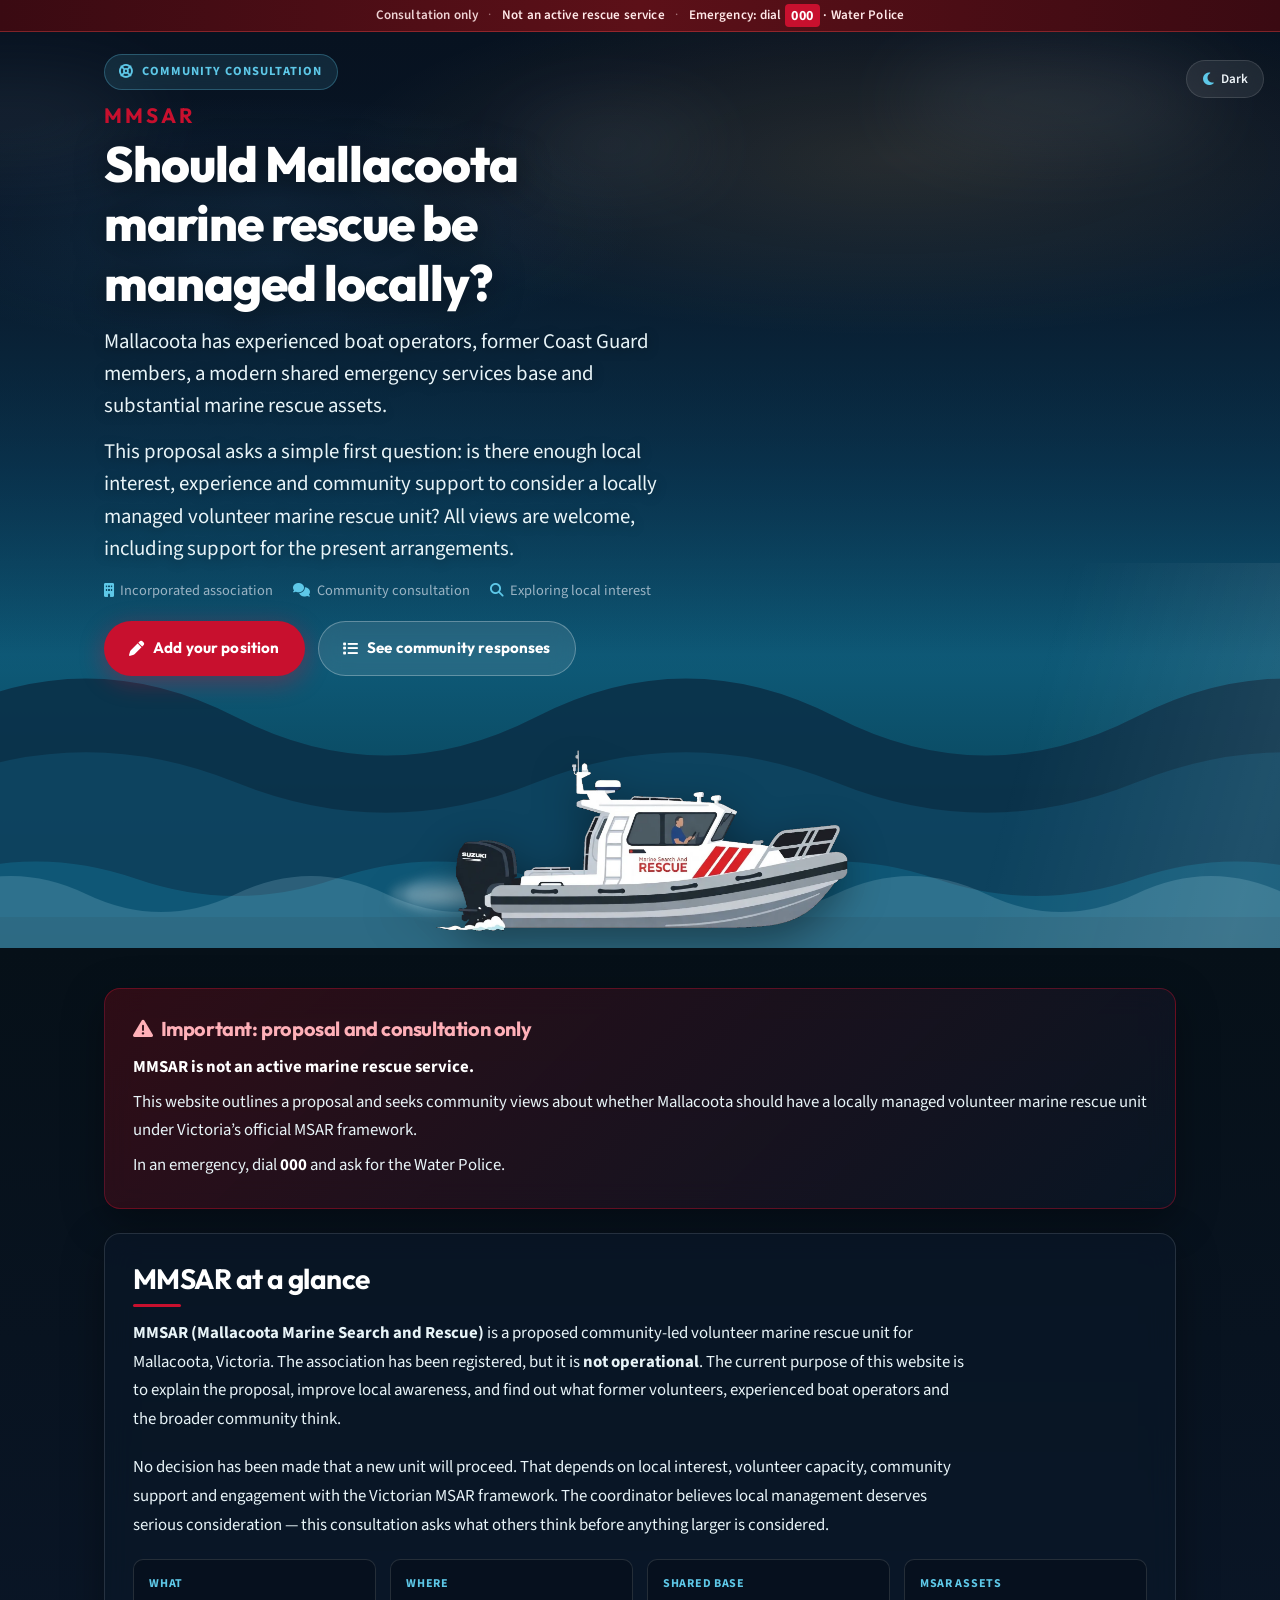
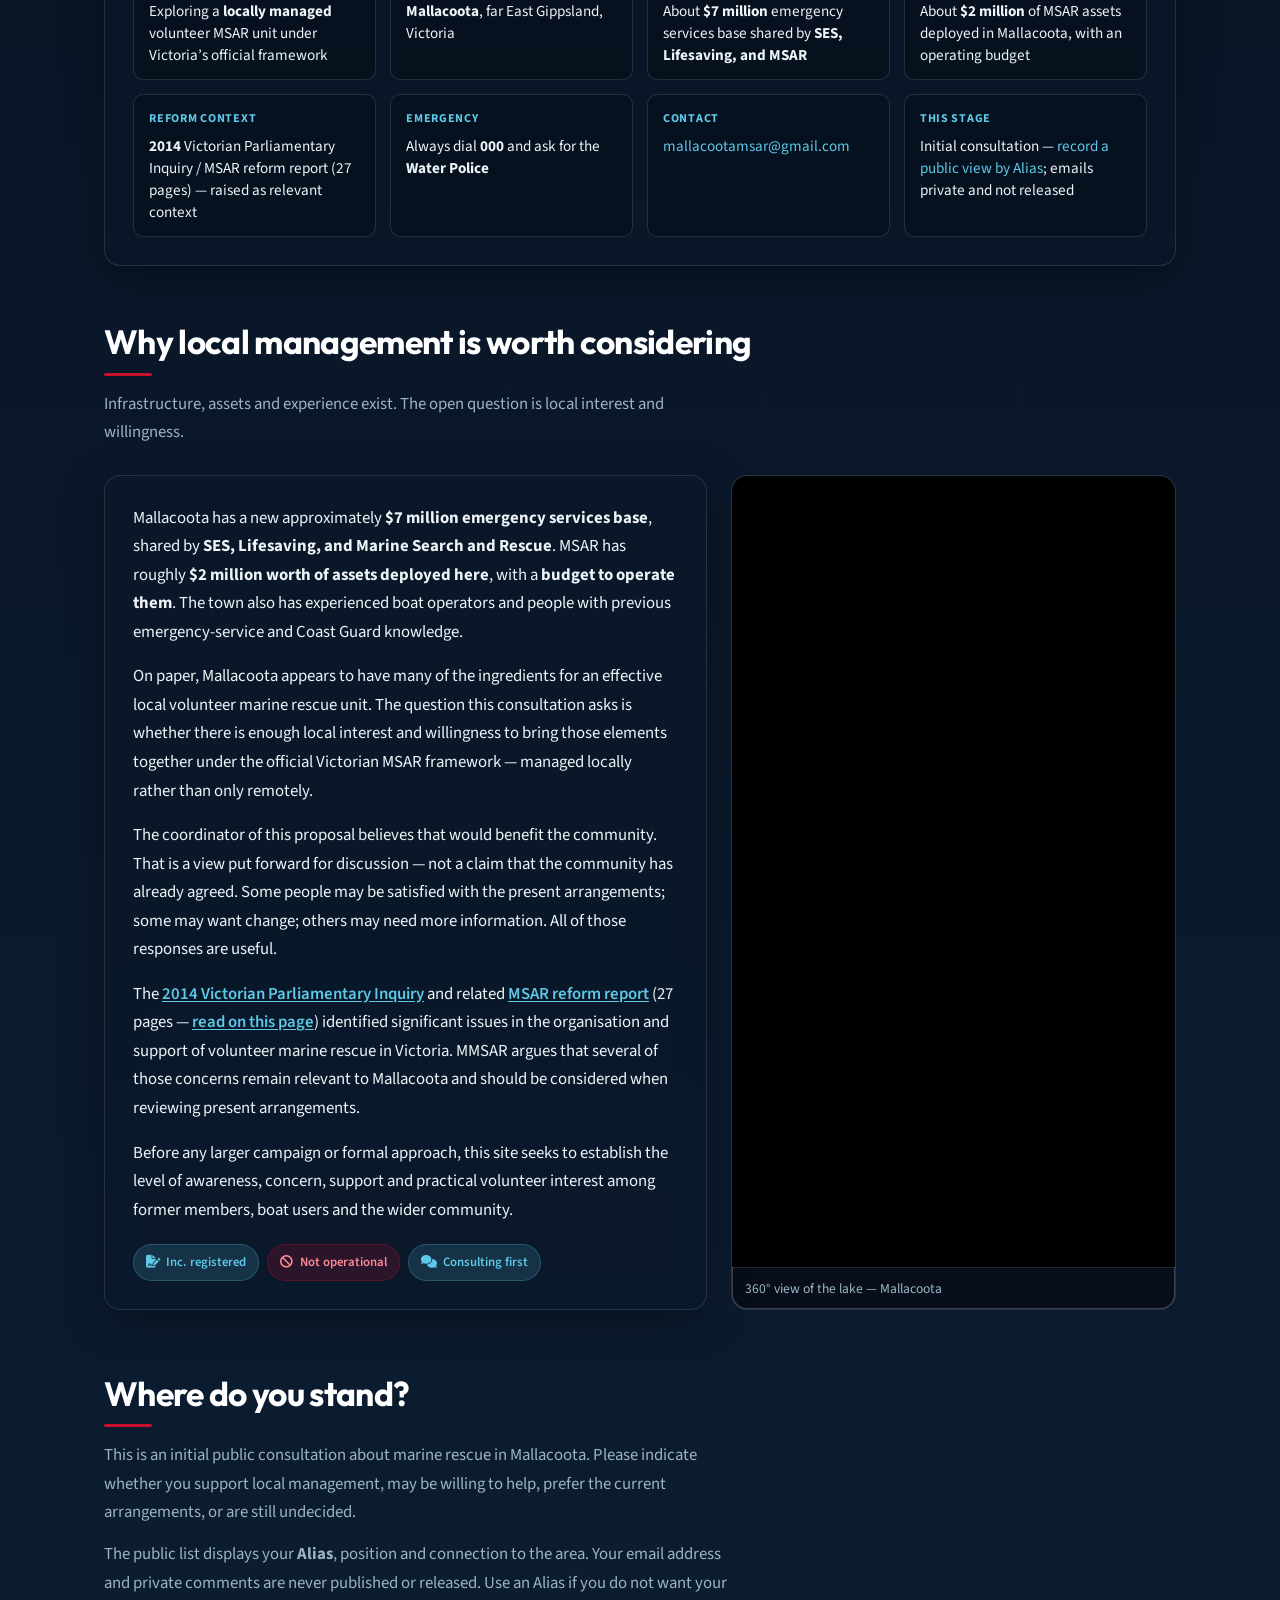
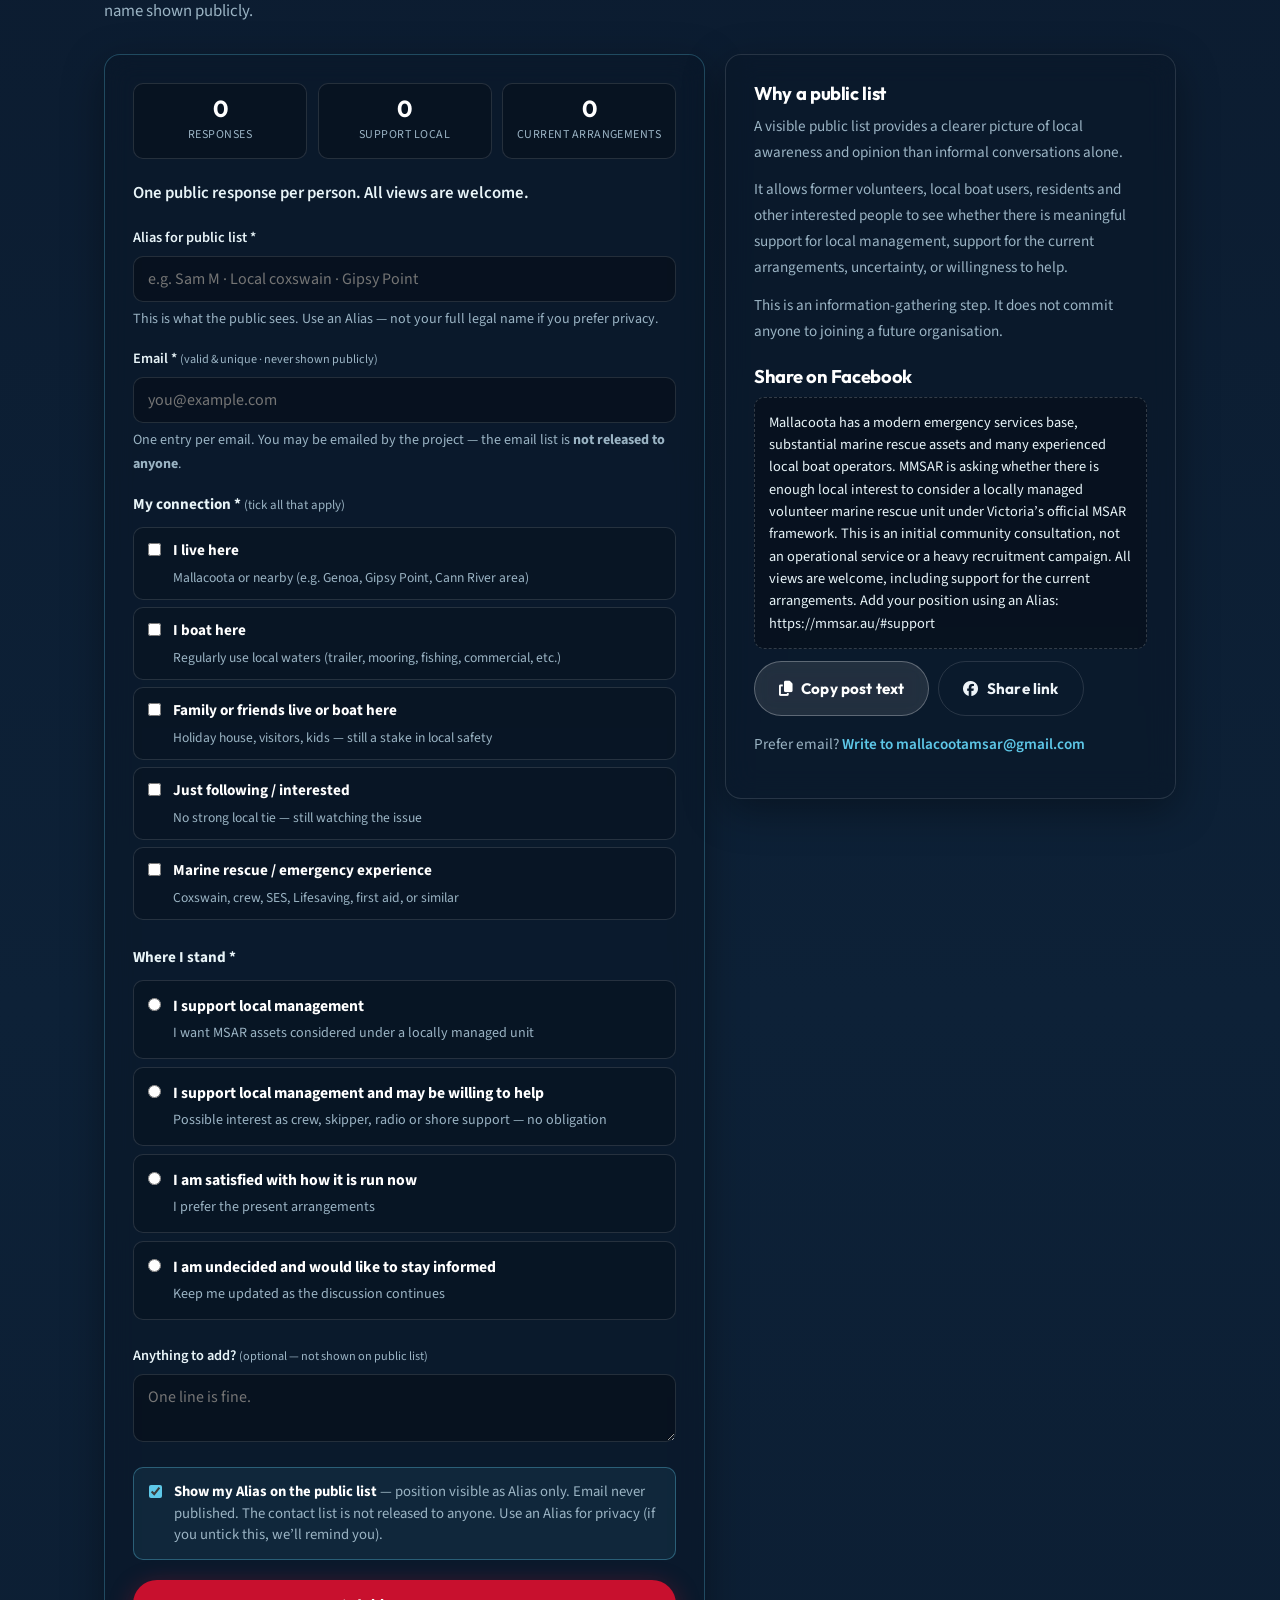
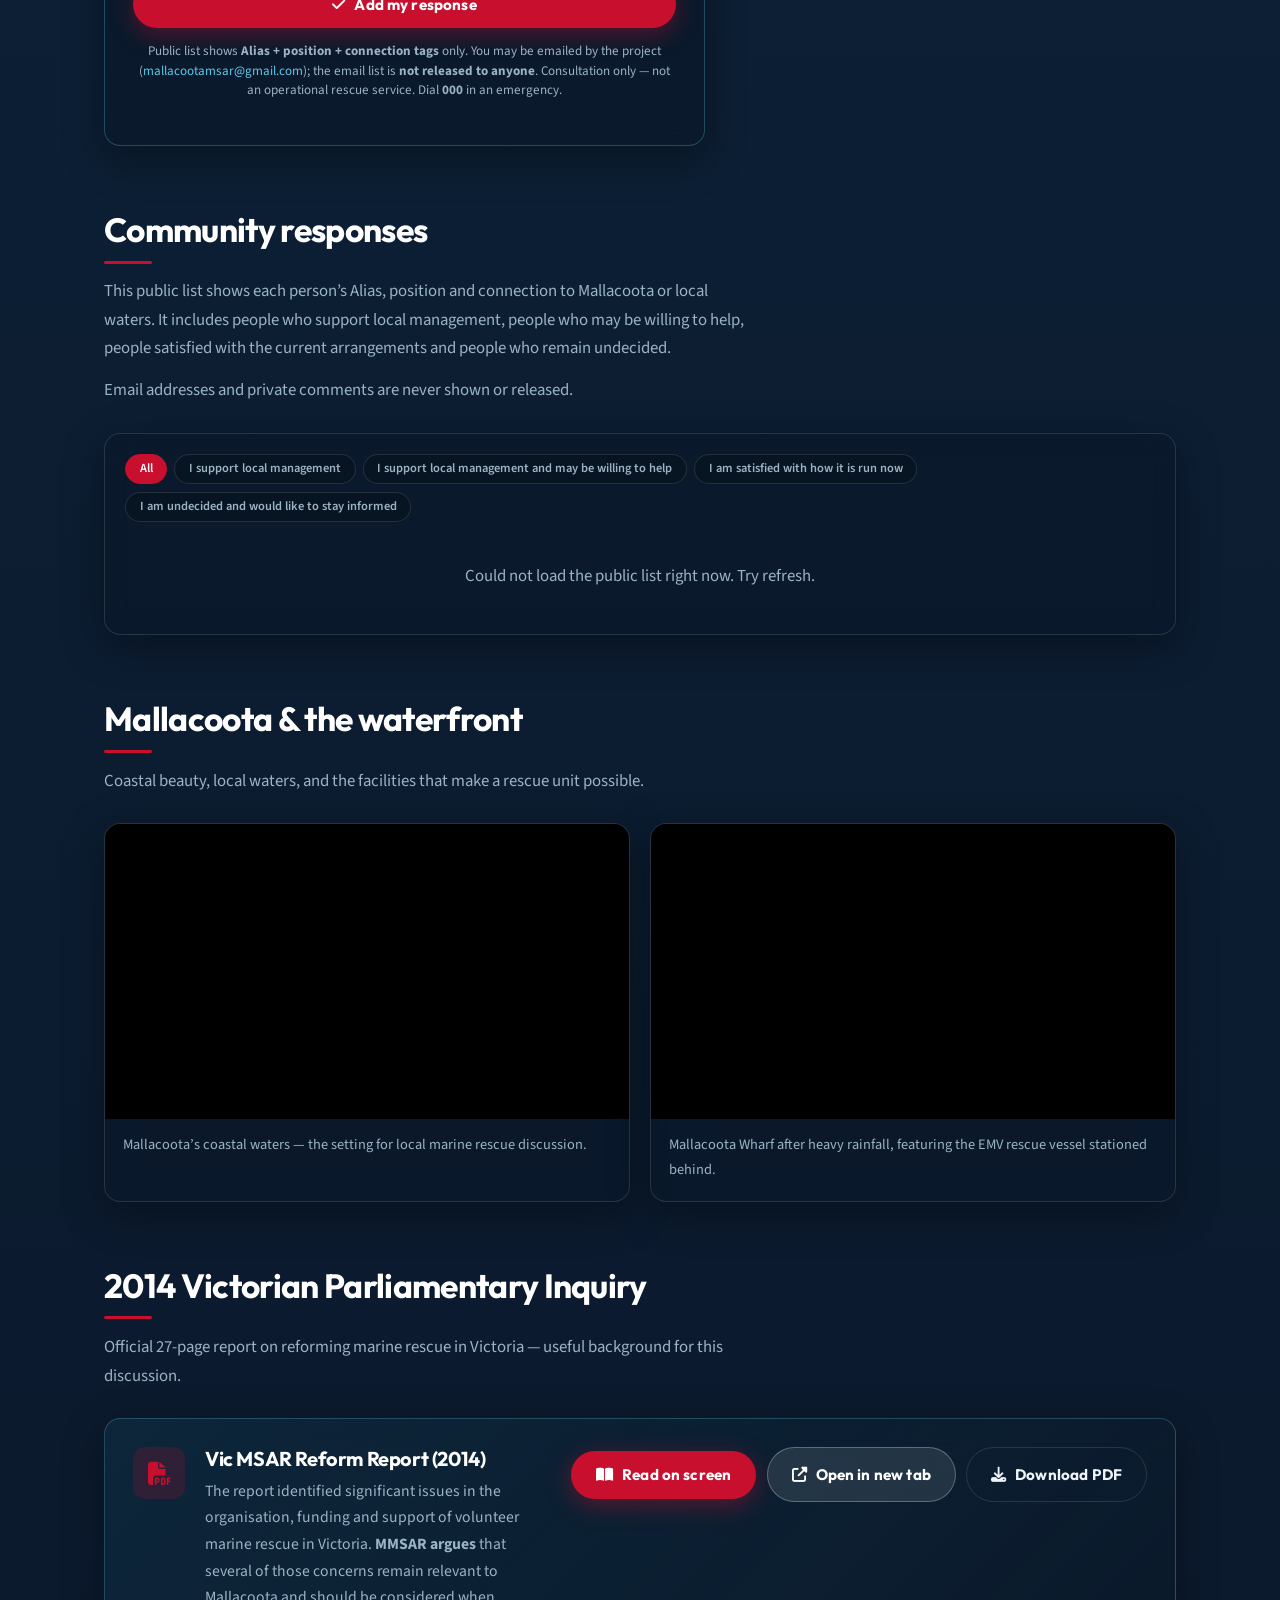
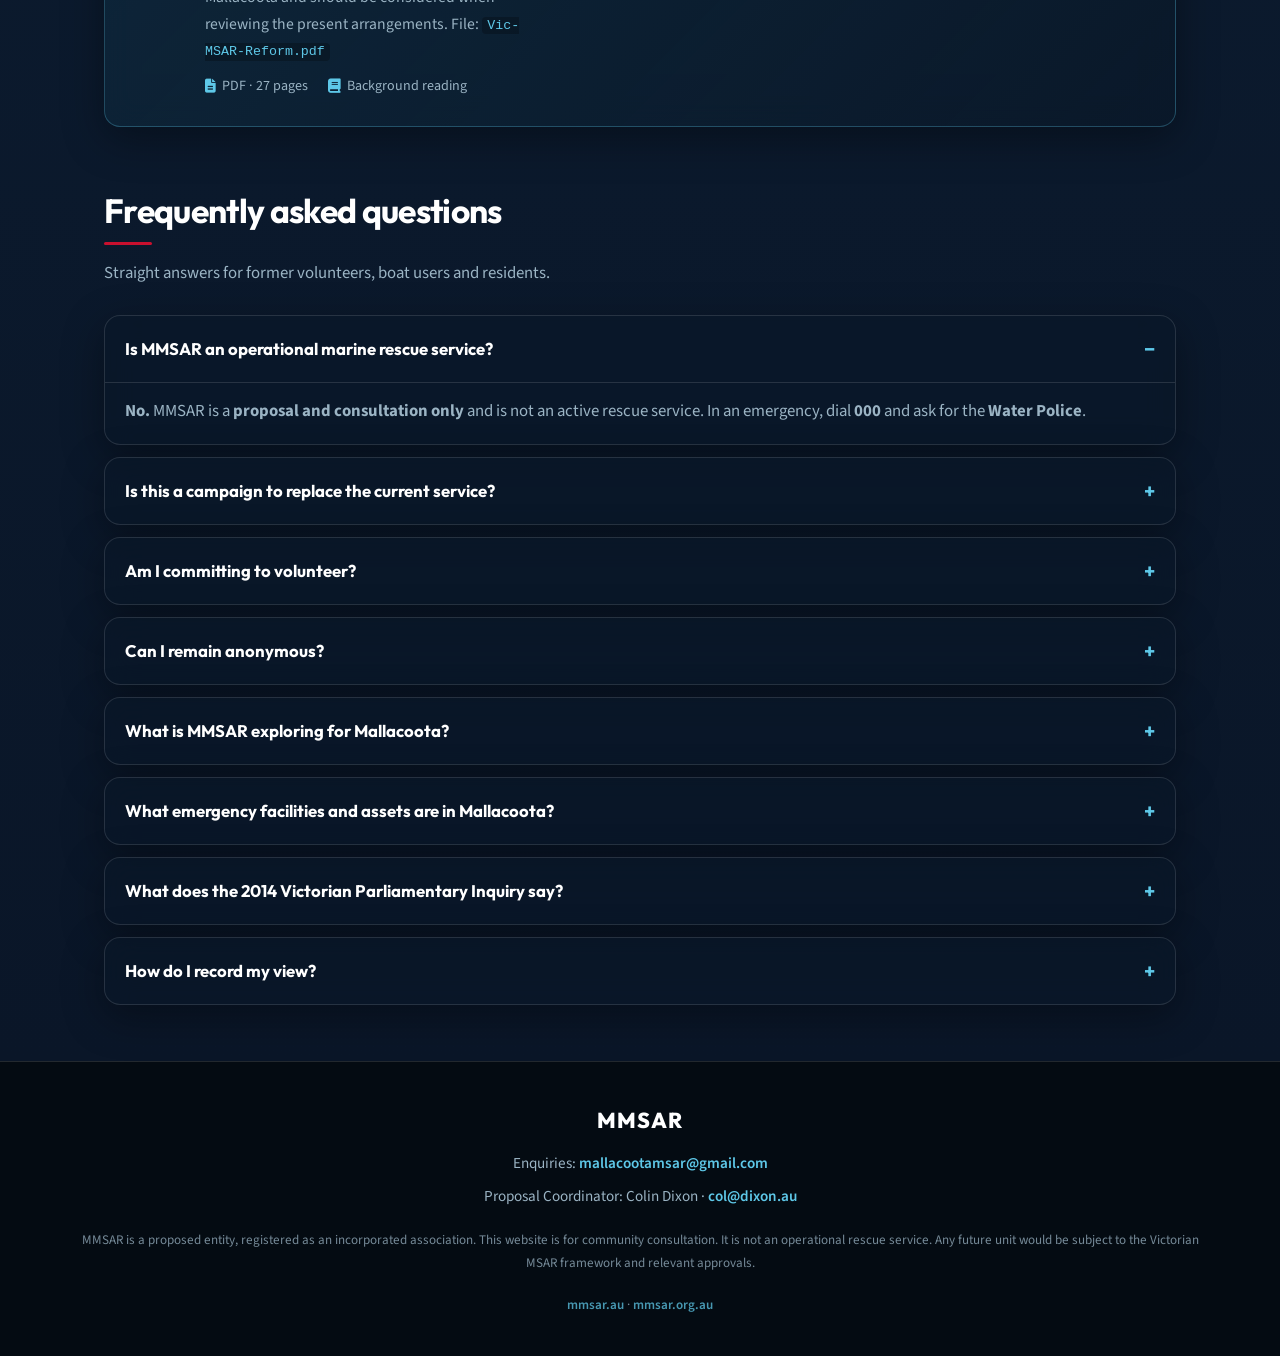
<file: index.html>
<!DOCTYPE html>
<html lang="en-AU">
<head>
  <!-- Google tag (gtag.js) -->
  <script async src="https://www.googletagmanager.com/gtag/js?id=G-JKZW0CYEBL"></script>
  <script>
    window.dataLayer = window.dataLayer || [];
    function gtag(){dataLayer.push(arguments);}
    gtag('js', new Date());
    gtag('config', 'G-JKZW0CYEBL');
  </script>

  <meta charset="UTF-8">
  <meta name="viewport" content="width=device-width, initial-scale=1.0">
  <title>MMSAR — Mallacoota Marine Search and Rescue Proposal (Local MSAR)</title>
  <meta name="description" content="Mallacoota has a modern shared emergency base, substantial marine rescue assets and experienced local boat operators. An initial community consultation — all views welcome, including support for the current arrangements.">
  <meta name="keywords" content="MMSAR, Mallacoota, marine search and rescue, MSAR, local marine rescue, Victoria, SES, Lifesaving, boat rescue">
  <meta name="author" content="MMSAR — Mallacoota Marine Search and Rescue (proposed)">
  <meta name="robots" content="index, follow, max-image-preview:large, max-snippet:-1">
  <meta name="theme-color" content="#0a1628">
  <meta name="geo.region" content="AU-VIC">
  <meta name="geo.placename" content="Mallacoota">

  <link rel="canonical" href="https://mmsar.au/">
  <link rel="alternate" href="https://mmsar.au/" hreflang="en-au">
  <link rel="alternate" href="https://mmsar.au/" hreflang="x-default">

  <!-- Open Graph (Facebook / share cards) -->
  <meta property="og:type" content="website">
  <meta property="og:url" content="https://mmsar.au/">
  <meta property="og:title" content="Should Mallacoota marine rescue be managed locally?">
  <meta property="og:description" content="Mallacoota has a modern shared emergency base, substantial marine rescue assets and experienced local boat operators. An initial community consultation — all views welcome, including support for the current arrangements.">
  <meta property="og:image" content="https://mmsar.au/images/og-card.jpg?v=2">
  <meta property="og:image:width" content="1200">
  <meta property="og:image:height" content="630">
  <meta property="og:image:alt" content="Should Mallacoota marine rescue be managed locally?">
  <meta property="og:site_name" content="MMSAR">
  <meta property="og:locale" content="en_AU">

  <!-- Twitter / X -->
  <meta name="twitter:card" content="summary_large_image">
  <meta name="twitter:title" content="Should Mallacoota marine rescue be managed locally?">
  <meta name="twitter:description" content="Mallacoota has a modern shared emergency base, substantial marine rescue assets and experienced local boat operators. An initial community consultation — all views welcome, including support for the current arrangements.">
  <meta name="twitter:image" content="https://mmsar.au/images/og-card.jpg?v=2">

  <link rel="icon" href="favicon.ico" sizes="any">
  <link rel="icon" type="image/png" href="images/apple-touch-icon.png">
  <link rel="apple-touch-icon" href="apple-touch-icon.png">

  <link rel="preconnect" href="https://fonts.googleapis.com">
  <link rel="preconnect" href="https://fonts.gstatic.com" crossorigin>
  <link href="https://fonts.googleapis.com/css2?family=Outfit:wght@500;600;700;800&family=Source+Sans+3:wght@400;500;600;700&display=swap" rel="stylesheet">
  <link rel="stylesheet" href="https://cdnjs.cloudflare.com/ajax/libs/font-awesome/6.5.2/css/all.min.css">
  <link rel="stylesheet" href="styles.css?v=19">

  <!-- Structured data for search + AI -->
  <script type="application/ld+json">
  {
    "@context": "https://schema.org",
    "@graph": [
      {
        "@type": "Organization",
        "@id": "https://mmsar.au/#organization",
        "name": "MMSAR",
        "alternateName": [
          "Mallacoota Marine Search and Rescue",
          "Mallacoota MSAR"
        ],
        "url": "https://mmsar.au/",
        "email": "mallacootamsar@gmail.com",
        "description": "Proposed community-led Marine Search and Rescue unit for Mallacoota, Victoria. Incorporated association; not yet an operational rescue service.",
        "areaServed": {
          "@type": "Place",
          "name": "Mallacoota",
          "containedInPlace": {
            "@type": "AdministrativeArea",
            "name": "Victoria, Australia"
          }
        },
        "contactPoint": {
          "@type": "ContactPoint",
          "email": "mallacootamsar@gmail.com",
          "contactType": "enquiries",
          "availableLanguage": "English"
        }
      },
      {
        "@type": "WebSite",
        "@id": "https://mmsar.au/#website",
        "url": "https://mmsar.au/",
        "name": "MMSAR — Mallacoota Marine Search and Rescue Proposal",
        "description": "Community proposal website for locally managed marine search and rescue in Mallacoota.",
        "publisher": { "@id": "https://mmsar.au/#organization" },
        "inLanguage": "en-AU"
      },
      {
        "@type": "WebPage",
        "@id": "https://mmsar.au/#webpage",
        "url": "https://mmsar.au/",
        "name": "MMSAR — Proposal for Mallacoota Marine Search and Rescue",
        "isPartOf": { "@id": "https://mmsar.au/#website" },
        "about": { "@id": "https://mmsar.au/#organization" },
        "description": "Proposal for a locally managed Marine Search and Rescue unit in Mallacoota, Victoria, including public community positions list.",
        "inLanguage": "en-AU",
        "primaryImageOfPage": {
          "@type": "ImageObject",
          "url": "https://mmsar.au/images/og-card.jpg?v=2"
        }
      },
      {
        "@type": "FAQPage",
        "@id": "https://mmsar.au/#faq",
        "mainEntity": [
          {
            "@type": "Question",
            "name": "Is MMSAR an operational marine rescue service?",
            "acceptedAnswer": {
              "@type": "Answer",
              "text": "No. MMSAR is a proposal and consultation only and is not an active rescue service. In an emergency, dial 000 and ask for the Water Police."
            }
          },
          {
            "@type": "Question",
            "name": "Is this a campaign to replace the current service?",
            "acceptedAnswer": {
              "@type": "Answer",
              "text": "No. This is an initial community consultation. MMSAR supports exploring a locally managed volunteer unit, but the immediate purpose is to establish local awareness, opinion, experience and willingness to participate. People who support the current arrangements are equally welcome to record that view."
            }
          },
          {
            "@type": "Question",
            "name": "Am I committing to volunteer?",
            "acceptedAnswer": {
              "@type": "Answer",
              "text": "No. Selecting that you may be willing to help is only an expression of possible interest. It does not create any obligation."
            }
          },
          {
            "@type": "Question",
            "name": "Can I remain anonymous?",
            "acceptedAnswer": {
              "@type": "Answer",
              "text": "The public list requires an Alias. Use an Alias rather than your full name if you do not want your identity shown publicly. Email addresses and private comments are not published or released."
            }
          },
          {
            "@type": "Question",
            "name": "What emergency facilities and assets are in Mallacoota?",
            "acceptedAnswer": {
              "@type": "Answer",
              "text": "Mallacoota has a new approximately $7 million emergency services base shared by SES, Lifesaving, and Marine Search and Rescue. MSAR has roughly $2 million worth of assets deployed in Mallacoota, with a budget to operate them."
            }
          }
        ]
      }
    ]
  }
  </script>
</head>
<body class="dark">

  <!-- Emergency / proposal strip (always visible; condensed on small screens) -->
  <div class="alert-bar" role="alert">
    <span class="alert-full">
      <span class="label">Consultation only</span>
      <span class="sep">·</span>
      <span>Not an active rescue service</span>
      <span class="sep">·</span>
      <span>Emergency: dial <strong>000</strong> · Water Police</span>
    </span>
    <span class="alert-short">
      Consultation only · Dial <strong>000</strong> Water Police
    </span>
  </div>

  <button type="button" class="theme-toggle" onclick="toggleTheme()" aria-label="Toggle colour theme">
    <i class="fas fa-moon" aria-hidden="true"></i>
    <span>Dark</span>
  </button>

  <!-- ═══ HERO with animated boat ═══ -->
  <header class="hero" id="top">
    <div class="hero-sky" aria-hidden="true"></div>
    <div class="hero-clouds" aria-hidden="true">
      <div class="cloud cloud-1"></div>
      <div class="cloud cloud-2"></div>
      <div class="cloud cloud-3"></div>
    </div>

    <div class="hero-ocean" aria-hidden="true">
      <div class="wave-layer wave-1"></div>
      <div class="wave-layer wave-2"></div>
      <div class="wave-layer wave-3"></div>
      <div class="wave-layer wave-foam"></div>
      <div class="ocean-shimmer"></div>
    </div>

    <div class="hero-content">
      <span class="hero-badge">
        <i class="fas fa-life-ring" aria-hidden="true"></i>
        Community consultation
      </span>
      <h1>
        <span class="accent">MMSAR</span>
        Should Mallacoota marine rescue be managed locally?
      </h1>
      <p class="hero-lead">
        Mallacoota has experienced boat operators, former Coast Guard members, a modern shared
        emergency services base and substantial marine rescue assets.
      </p>
      <p class="hero-lead">
        This proposal asks a simple first question: is there enough local interest, experience
        and community support to consider a locally managed volunteer marine rescue unit?
        All views are welcome, including support for the present arrangements.
      </p>
      <div class="hero-meta">
        <span><i class="fas fa-building" aria-hidden="true"></i> Incorporated association</span>
        <span><i class="fas fa-comments" aria-hidden="true"></i> Community consultation</span>
        <span><i class="fas fa-search" aria-hidden="true"></i> Exploring local interest</span>
      </div>
      <div class="hero-actions">
        <a href="#support" class="btn btn-primary">
          <i class="fas fa-pen" aria-hidden="true"></i> Add your position
        </a>
        <a href="#voices" class="btn btn-secondary">
          <i class="fas fa-list" aria-hidden="true"></i> See community responses
        </a>
      </div>
    </div>

    <div class="boat-stage" aria-hidden="true">
      <div class="boat-track">
        <div class="boat-bob">
          <div class="boat-wake"></div>
          <img
            src="images/Naiad-1.webp?v=15"
            alt="Marine search and rescue vessel underway"
            width="1600"
            height="739"
            decoding="async"
            fetchpriority="high"
          >
        </div>
      </div>
    </div>
  </header>

  <main class="main">
    <!-- Disclaimer -->
    <section class="section" style="padding-top: 2.5rem; padding-bottom: 0;">
      <div class="card disclaimer-card">
        <h2><i class="fas fa-exclamation-triangle" aria-hidden="true"></i> Important: proposal and consultation only</h2>
        <p><strong>MMSAR is not an active marine rescue service.</strong></p>
        <p>
          This website outlines a proposal and seeks community views about whether Mallacoota should
          have a locally managed volunteer marine rescue unit under Victoria’s official MSAR framework.
        </p>
        <p>In an emergency, dial <strong>000</strong> and ask for the Water Police.</p>
      </div>
    </section>

    <!-- At a glance — dense facts for people + search/AI -->
    <section class="section" id="about" style="padding-top: 1.5rem; padding-bottom: 0;" aria-labelledby="facts-heading">
      <div class="card facts-card">
        <h2 id="facts-heading">MMSAR at a glance</h2>
        <p class="facts-lead">
          <strong>MMSAR (Mallacoota Marine Search and Rescue)</strong> is a proposed community-led
          volunteer marine rescue unit for Mallacoota, Victoria. The association has been registered,
          but it is <strong>not operational</strong>. The current purpose of this website is to explain
          the proposal, improve local awareness, and find out what former volunteers, experienced boat
          operators and the broader community think.
        </p>
        <p class="facts-lead">
          No decision has been made that a new unit will proceed. That depends on local interest,
          volunteer capacity, community support and engagement with the Victorian MSAR framework.
          The coordinator believes local management deserves serious consideration — this consultation
          asks what others think before anything larger is considered.
        </p>
        <dl class="facts-grid">
          <div class="fact">
            <dt>What</dt>
            <dd>Exploring a <strong>locally managed</strong> volunteer MSAR unit under Victoria’s official framework</dd>
          </div>
          <div class="fact">
            <dt>Where</dt>
            <dd><strong>Mallacoota</strong>, far East Gippsland, Victoria</dd>
          </div>
          <div class="fact">
            <dt>Shared base</dt>
            <dd>About <strong>$7&nbsp;million</strong> emergency services base shared by <strong>SES, Lifesaving, and MSAR</strong></dd>
          </div>
          <div class="fact">
            <dt>MSAR assets</dt>
            <dd>About <strong>$2&nbsp;million</strong> of MSAR assets deployed in Mallacoota, with an operating budget</dd>
          </div>
          <div class="fact">
            <dt>Reform context</dt>
            <dd><strong>2014</strong> Victorian Parliamentary Inquiry / MSAR reform report (27 pages) — raised as relevant context</dd>
          </div>
          <div class="fact">
            <dt>Emergency</dt>
            <dd>Always dial <strong>000</strong> and ask for the <strong>Water Police</strong></dd>
          </div>
          <div class="fact">
            <dt>Contact</dt>
            <dd><a href="mailto:mallacootamsar@gmail.com">mallacootamsar@gmail.com</a></dd>
          </div>
          <div class="fact">
            <dt>This stage</dt>
            <dd>Initial consultation — <a href="#support">record a public view by Alias</a>; emails private and not released</dd>
          </div>
        </dl>
      </div>
    </section>

    <!-- Vision -->
    <section class="section" id="vision">
      <div class="section-header">
        <h2>Why local management is worth considering</h2>
        <p>
          Infrastructure, assets and experience exist. The open question is local interest and willingness.
        </p>
      </div>
      <div class="vision-grid">
        <div class="card vision-text">
          <p>
            Mallacoota has a new approximately <strong>$7&nbsp;million emergency services base</strong>,
            shared by <strong>SES, Lifesaving, and Marine Search and Rescue</strong>.
            MSAR has roughly <strong>$2&nbsp;million worth of assets deployed here</strong>, with a
            <strong>budget to operate them</strong>. The town also has experienced boat operators and
            people with previous emergency-service and Coast Guard knowledge.
          </p>
          <p>
            On paper, Mallacoota appears to have many of the ingredients for an effective local
            volunteer marine rescue unit. The question this consultation asks is whether there is
            enough local interest and willingness to bring those elements together under the
            official Victorian MSAR framework — managed locally rather than only remotely.
          </p>
          <p>
            The coordinator of this proposal believes that would benefit the community. That is a
            view put forward for discussion — not a claim that the community has already agreed.
            Some people may be satisfied with the present arrangements; some may want change;
            others may need more information. All of those responses are useful.
          </p>
          <p>
            The
            <a href="#inquiry" class="text-link">2014 Victorian Parliamentary Inquiry</a>
            and related
            <a href="images/Vic-MSAR-Reform.pdf" target="_blank" rel="noopener noreferrer" class="text-link">MSAR reform report</a>
            (27 pages —
            <a href="#inquiry" class="text-link" onclick="openPdfModal(); return false;">read on this page</a>)
            identified significant issues in the organisation and support of volunteer marine rescue
            in Victoria. MMSAR argues that several of those concerns remain relevant to Mallacoota
            and should be considered when reviewing present arrangements.
          </p>
          <p>
            Before any larger campaign or formal approach, this site seeks to establish the level of
            awareness, concern, support and practical volunteer interest among former members,
            boat users and the wider community.
          </p>
          <div class="status-pills" style="margin-top: 1.25rem;">
            <span class="pill"><i class="fas fa-file-signature" aria-hidden="true"></i> Inc. registered</span>
            <span class="pill red"><i class="fas fa-ban" aria-hidden="true"></i> Not operational</span>
            <span class="pill"><i class="fas fa-comments" aria-hidden="true"></i> Consulting first</span>
          </div>
        </div>
        <div class="vision-aside">
          <div class="vision-art vision-kuula">
            <iframe
              class="ku-embed"
              title="360° view of Mallacoota lake"
              frameborder="0"
              allow="xr-spatial-tracking; gyroscope; accelerometer"
              allowfullscreen
              scrolling="no"
              loading="lazy"
              src="https://kuula.co/share/LKzQh?logo=1&info=0&fs=1&vr=1&sd=1&initload=1&autorotate=0.4&autopalt=1&thumbs=0"
            ></iframe>
            <p class="vision-kuula-caption">360° view of the lake — Mallacoota</p>
          </div>
        </div>
      </div>
    </section>

    <!-- Support — public list + all viewpoints -->
    <section class="section" id="support" style="padding-top: 0.5rem;">
      <div class="section-header">
        <h2>Where do you stand?</h2>
        <p>
          This is an initial public consultation about marine rescue in Mallacoota.
          Please indicate whether you support local management, may be willing to help,
          prefer the current arrangements, or are still undecided.
        </p>
        <p>
          The public list displays your <strong>Alias</strong>, position and connection to the area.
          Your email address and private comments are never published or released.
          Use an Alias if you do not want your name shown publicly.
        </p>
      </div>

      <div class="support-layout">
        <div class="card support-card">
          <div class="support-stats" id="live-stats" aria-label="Community responses">
            <div class="stat">
              <strong id="stat-public">0</strong>
              <span>responses</span>
            </div>
            <div class="stat">
              <strong id="stat-support">0</strong>
              <span>support local</span>
            </div>
            <div class="stat">
              <strong id="stat-status">0</strong>
              <span>current arrangements</span>
            </div>
          </div>

          <form id="support-form" class="support-form" method="post" action="api/submit.php" novalidate>
            <p class="support-lead">
              One public response per person. All views are welcome.
            </p>

            <div class="form-group">
              <label for="Alias">Alias for public list *</label>
              <input type="text" id="Alias" name="Alias" required maxlength="80" autocomplete="nickname" placeholder="e.g. Sam M · Local coxswain · Gipsy Point">
              <p class="form-hint" style="margin-top: 0.35rem;">
                This is what the public sees. Use an Alias — not your full legal name if you prefer privacy.
              </p>
            </div>
            <div class="form-group">
              <label for="Email">Email * <span class="optional">(valid &amp; unique · never shown publicly)</span></label>
              <input type="email" id="Email" name="Email" required autocomplete="email" placeholder="you@example.com" inputmode="email">
              <p class="form-hint" style="margin-top: 0.35rem;">
                One entry per email. You may be emailed by the project — the email list is
                <strong>not released to anyone</strong>.
              </p>
            </div>

            <fieldset class="intent-fieldset connection-fieldset">
              <legend>My connection * <span class="optional">(tick all that apply)</span></legend>
              <label class="connection-option">
                <input type="checkbox" name="connection[]" id="conn-live" value="live_here">
                <span>
                  <strong>I live here</strong>
                  <em>Mallacoota or nearby (e.g. Genoa, Gipsy Point, Cann River area)</em>
                </span>
              </label>
              <label class="connection-option">
                <input type="checkbox" name="connection[]" id="conn-boat" value="boat_here">
                <span>
                  <strong>I boat here</strong>
                  <em>Regularly use local waters (trailer, mooring, fishing, commercial, etc.)</em>
                </span>
              </label>
              <label class="connection-option">
                <input type="checkbox" name="connection[]" id="conn-family" value="family_friends">
                <span>
                  <strong>Family or friends live or boat here</strong>
                  <em>Holiday house, visitors, kids — still a stake in local safety</em>
                </span>
              </label>
              <label class="connection-option">
                <input type="checkbox" name="connection[]" id="conn-interested" value="interested">
                <span>
                  <strong>Just following / interested</strong>
                  <em>No strong local tie — still watching the issue</em>
                </span>
              </label>
              <label class="connection-option">
                <input type="checkbox" name="connection[]" id="conn-experience" value="msar_experience">
                <span>
                  <strong>Marine rescue / emergency experience</strong>
                  <em>Coxswain, crew, SES, Lifesaving, first aid, or similar</em>
                </span>
              </label>
            </fieldset>

            <fieldset class="intent-fieldset">
              <legend>Where I stand *</legend>
              <label class="intent-option">
                <input type="radio" name="Intent" id="intent-support" value="support">
                <span>
                  <strong>I support local management</strong>
                  <em>I want MSAR assets considered under a locally managed unit</em>
                </span>
              </label>
              <label class="intent-option">
                <input type="radio" name="Intent" id="intent-volunteer" value="volunteer">
                <span>
                  <strong>I support local management and may be willing to help</strong>
                  <em>Possible interest as crew, skipper, radio or shore support — no obligation</em>
                </span>
              </label>
              <label class="intent-option">
                <input type="radio" name="Intent" id="intent-status" value="status_quo">
                <span>
                  <strong>I am satisfied with how it is run now</strong>
                  <em>I prefer the present arrangements</em>
                </span>
              </label>
              <label class="intent-option">
                <input type="radio" name="Intent" id="intent-informed" value="informed">
                <span>
                  <strong>I am undecided and would like to stay informed</strong>
                  <em>Keep me updated as the discussion continues</em>
                </span>
              </label>
            </fieldset>

            <div id="volunteer-extra" class="volunteer-extra hidden-section">
              <p class="form-hint">Optional — areas of possible interest (not a commitment):</p>
              <div class="role-chips">
                <label class="chip"><input type="checkbox" id="Crew" name="Crew" value="1"> Crew</label>
                <label class="chip"><input type="checkbox" id="Skipper" name="Skipper" value="1"> Skipper / coxswain</label>
                <label class="chip"><input type="checkbox" id="Radio" name="Radio" value="1"> Radio</label>
                <label class="chip"><input type="checkbox" id="Admin" name="Admin" value="1"> Admin</label>
                <label class="chip"><input type="checkbox" id="General" name="General" value="1"> Shore / general</label>
              </div>
              <div class="form-group" style="margin-top: 0.85rem;">
                <label for="Other">Other skills</label>
                <input type="text" id="Other" name="Other" placeholder="e.g. mechanical, first aid, training">
              </div>
            </div>

            <div class="form-group">
              <label for="Comments">Anything to add? <span class="optional">(optional — not shown on public list)</span></label>
              <textarea id="Comments" name="Comments" rows="2" placeholder="One line is fine."></textarea>
            </div>

            <label class="public-check" id="public-check-label">
              <input type="checkbox" id="Public" name="Public" value="1" checked>
              <span>
                <strong>Show my Alias on the public list</strong>
                — position visible as Alias only. Email never published.
                The contact list is not released to anyone. Use an Alias for privacy
                (if you untick this, we’ll remind you).
              </span>
            </label>

            <!-- Honeypot — leave empty (bots often fill this) -->
            <div class="hp-field" aria-hidden="true">
              <label for="website">Website</label>
              <input type="text" id="website" name="website" tabindex="-1" autocomplete="off">
            </div>

            <div class="form-submit-wrap">
              <button type="submit" id="submit-button" class="btn btn-primary btn-block">
                <i class="fas fa-check" aria-hidden="true"></i> Add my response
              </button>
            </div>
            <p class="form-privacy">
              Public list shows <strong>Alias + position + connection tags</strong> only.
              You may be emailed by the project
              (<a href="mailto:mallacootamsar@gmail.com">mallacootamsar@gmail.com</a>);
              the email list is <strong>not released to anyone</strong>.
              Consultation only — not an operational rescue service. Dial <strong>000</strong> in an emergency.
            </p>
            <div id="form-feedback"></div>
          </form>
        </div>

        <aside class="card support-aside">
          <h3>Why a public list</h3>
          <p>
            A visible public list provides a clearer picture of local awareness and opinion
            than informal conversations alone.
          </p>
          <p>
            It allows former volunteers, local boat users, residents and other interested people
            to see whether there is meaningful support for local management, support for the
            current arrangements, uncertainty, or willingness to help.
          </p>
          <p>
            This is an information-gathering step. It does not commit anyone to joining a future
            organisation.
          </p>
          <h3 class="aside-sub">Share on Facebook</h3>
          <p class="share-blurb" id="share-blurb">
            Mallacoota has a modern emergency services base, substantial marine rescue assets and many experienced local boat operators.

            MMSAR is asking whether there is enough local interest to consider a locally managed volunteer marine rescue unit under Victoria’s official MSAR framework.

            This is an initial community consultation, not an operational service or a heavy recruitment campaign.

            All views are welcome, including support for the current arrangements.

            Add your position using an Alias:
            https://mmsar.au/#support
          </p>
          <div class="aside-actions">
            <button type="button" class="btn btn-secondary" id="copy-share-btn">
              <i class="fas fa-copy" aria-hidden="true"></i> Copy post text
            </button>
            <a
              class="btn btn-ghost"
              href="https://www.facebook.com/sharer/sharer.php?u=https%3A%2F%2Fmmsar.au%2F%23support"
              target="_blank"
              rel="noopener noreferrer"
            >
              <i class="fab fa-facebook" aria-hidden="true"></i> Share link
            </a>
          </div>
          <p class="form-hint" style="margin-top: 1rem;">
            Prefer email?
            <a href="mailto:mallacootamsar@gmail.com?subject=MMSAR%20consultation&body=Alias%3A%0APosition%20(support%20local%20%2F%20may%20help%20%2F%20current%20arrangements%20%2F%20undecided)%3A%0A">
              Write to mallacootamsar@gmail.com
            </a>
          </p>
        </aside>
      </div>
    </section>

    <!-- Public voices list -->
    <section class="section" id="voices" style="padding-top: 0.5rem;">
      <div class="section-header">
        <h2>Community responses</h2>
        <p>
          This public list shows each person’s Alias, position and connection to Mallacoota or
          local waters. It includes people who support local management, people who may be willing
          to help, people satisfied with the current arrangements and people who remain undecided.
        </p>
        <p>
          Email addresses and private comments are never shown or released.
        </p>
      </div>
      <div class="card voices-card">
        <div class="voices-filters" id="voices-filters" role="tablist">
          <button type="button" class="voices-filter is-active" data-filter="all">All</button>
          <button type="button" class="voices-filter" data-filter="support">I support local management</button>
          <button type="button" class="voices-filter" data-filter="volunteer">I support local management and may be willing to help</button>
          <button type="button" class="voices-filter" data-filter="status_quo">I am satisfied with how it is run now</button>
          <button type="button" class="voices-filter" data-filter="informed">I am undecided and would like to stay informed</button>
        </div>
        <div id="voices-list" class="voices-list" aria-live="polite">
          <p class="voices-empty">Loading community responses…</p>
        </div>
      </div>
    </section>

    <!-- Media -->
    <section class="section" id="media" style="padding-top: 0.5rem;">
      <div class="section-header">
        <h2>Mallacoota &amp; the waterfront</h2>
        <p>Coastal beauty, local waters, and the facilities that make a rescue unit possible.</p>
      </div>
      <div class="media-grid">
        <div class="card media-card">
          <div class="frame">
            <iframe
              src="https://www.youtube.com/embed/GHDNEKahbyQ"
              title="Mallacoota coastal video"
              allow="accelerometer; autoplay; clipboard-write; encrypted-media; gyroscope; picture-in-picture"
              allowfullscreen
              loading="lazy"
            ></iframe>
          </div>
          <p class="caption">Mallacoota’s coastal waters — the setting for local marine rescue discussion.</p>
        </div>
        <div class="card media-card">
          <div class="frame">
            <iframe
              src="https://kuula.co/share/hdmJ4?logo=1&info=1&fs=1&vr=1&zoom=1&sd=1&autorotate=0.51&thumbs=1"
              title="Mallacoota Wharf 360 view"
              allow="xr-spatial-tracking; gyroscope; accelerometer"
              allowfullscreen
              loading="lazy"
            ></iframe>
          </div>
          <p class="caption">Mallacoota Wharf after heavy rainfall, featuring the EMV rescue vessel stationed behind.</p>
        </div>
      </div>
    </section>

    <!-- 2014 Parliamentary Inquiry PDF -->
    <section class="section" id="inquiry" style="padding-top: 0.5rem;">
      <div class="section-header">
        <h2>2014 Victorian Parliamentary Inquiry</h2>
        <p>
          Official 27-page report on reforming marine rescue in Victoria — useful background for
          this discussion.
        </p>
      </div>
      <div class="card reading-card inquiry-card">
        <div class="inquiry-icon" aria-hidden="true">
          <i class="fas fa-file-pdf"></i>
        </div>
        <div class="text">
          <h3>Vic MSAR Reform Report (2014)</h3>
          <p>
            The report identified significant issues in the organisation, funding and support of
            volunteer marine rescue in Victoria. <strong>MMSAR argues</strong> that several of those
            concerns remain relevant to Mallacoota and should be considered when reviewing the
            present arrangements. File: <code>Vic-MSAR-Reform.pdf</code>
          </p>
          <p class="inquiry-meta">
            <span><i class="fas fa-file-alt" aria-hidden="true"></i> PDF · 27 pages</span>
            <span><i class="fas fa-book" aria-hidden="true"></i> Background reading</span>
          </p>
        </div>
        <div class="inquiry-actions">
          <button type="button" class="btn btn-primary" onclick="openPdfModal()">
            <i class="fas fa-book-open" aria-hidden="true"></i> Read on screen
          </button>
          <a
            href="images/Vic-MSAR-Reform.pdf"
            target="_blank"
            rel="noopener noreferrer"
            class="btn btn-secondary"
          >
            <i class="fas fa-external-link-alt" aria-hidden="true"></i> Open in new tab
          </a>
          <a
            href="images/Vic-MSAR-Reform.pdf"
            download="Vic-MSAR-Reform.pdf"
            class="btn btn-ghost"
          >
            <i class="fas fa-download" aria-hidden="true"></i> Download PDF
          </a>
        </div>
      </div>
    </section>

    <!-- FAQ — visible content aligned with JSON-LD FAQPage -->
    <section class="section" id="faq" style="padding-top: 0.5rem;" aria-labelledby="faq-heading">
      <div class="section-header">
        <h2 id="faq-heading">Frequently asked questions</h2>
        <p>Straight answers for former volunteers, boat users and residents.</p>
      </div>
      <div class="faq-list">
        <details class="card faq-item" open>
          <summary>Is MMSAR an operational marine rescue service?</summary>
          <p>
            <strong>No.</strong> MMSAR is a <strong>proposal and consultation only</strong> and is
            not an active rescue service. In an emergency, dial <strong>000</strong> and ask for
            the <strong>Water Police</strong>.
          </p>
        </details>
        <details class="card faq-item">
          <summary>Is this a campaign to replace the current service?</summary>
          <p>
            <strong>No.</strong> This is an initial community consultation. MMSAR supports
            exploring a locally managed volunteer unit, but the immediate purpose is to establish
            local awareness, opinion, experience and willingness to participate. People who support
            the current arrangements are equally welcome to record that view.
          </p>
        </details>
        <details class="card faq-item">
          <summary>Am I committing to volunteer?</summary>
          <p>
            <strong>No.</strong> Selecting that you may be willing to help is only an expression of
            possible interest. It does not create any obligation.
          </p>
        </details>
        <details class="card faq-item">
          <summary>Can I remain anonymous?</summary>
          <p>
            The public list requires an <strong>Alias</strong>. Use an Alias rather than your full
            name if you do not want your identity shown publicly. Email addresses and private
            comments are not published or released.
          </p>
        </details>
        <details class="card faq-item">
          <summary>What is MMSAR exploring for Mallacoota?</summary>
          <p>
            Whether there is enough local interest to consider a community-led volunteer Marine
            Search and Rescue unit under the official Victorian MSAR framework, managed locally
            rather than only remotely. No decision has been made that a unit will proceed.
          </p>
        </details>
        <details class="card faq-item">
          <summary>What emergency facilities and assets are in Mallacoota?</summary>
          <p>
            A new approximately <strong>$7&nbsp;million</strong> emergency services base shared by
            <strong>SES, Lifesaving, and MSAR</strong>. MSAR has roughly
            <strong>$2&nbsp;million</strong> of assets deployed in Mallacoota, with a budget to
            operate them.
          </p>
        </details>
        <details class="card faq-item">
          <summary>What does the 2014 Victorian Parliamentary Inquiry say?</summary>
          <p>
            The inquiry and related MSAR reform report (27 pages) identified significant issues in
            the organisation and support of volunteer marine rescue in Victoria. MMSAR argues that
            several of those concerns remain relevant to Mallacoota. Read the PDF in the
            <a href="#inquiry" class="text-link">inquiry section</a>.
          </p>
        </details>
        <details class="card faq-item">
          <summary>How do I record my view?</summary>
          <p>
            Use the form under <a href="#support" class="text-link">Where do you stand?</a>
            Enter an <strong>Alias</strong>, a valid unique email (private, not released), your
            connection to the area, and an active choice of position.
          </p>
        </details>
      </div>
    </section>
  </main>

  <footer class="site-footer">
    <div class="inner">
      <div class="brand">MMSAR</div>
      <p>
        Enquiries:
        <a href="mailto:mallacootamsar@gmail.com">mallacootamsar@gmail.com</a>
      </p>
      <p>
        Proposal Coordinator: Colin Dixon ·
        <a href="mailto:col@dixon.au">col@dixon.au</a>
      </p>
      <p class="fine">
        MMSAR is a proposed entity, registered as an incorporated association. This website is for
        community consultation. It is not an operational rescue service. Any future unit would be
        subject to the Victorian MSAR framework and relevant approvals.
      </p>
      <p class="fine">
        <a href="https://mmsar.au/">mmsar.au</a>
        ·
        <a href="https://mmsar.org.au/">mmsar.org.au</a>
      </p>
    </div>
  </footer>

  <!-- PDF reader modal -->
  <div
    id="pdf-modal"
    class="modal-overlay"
    onclick="if (event.target === this) closePdfModal()"
    role="dialog"
    aria-modal="true"
    aria-labelledby="pdf-modal-title"
  >
    <div class="modal-content pdf-modal-content" onclick="event.stopPropagation()">
      <button type="button" class="modal-close" onclick="closePdfModal()" aria-label="Close PDF reader">×</button>
      <div class="pdf-modal-header">
        <h2 id="pdf-modal-title">2014 Victorian Parliamentary Inquiry</h2>
        <p class="modal-subtitle">Vic MSAR Reform Report — scroll to read, or download a copy.</p>
        <div class="pdf-modal-toolbar">
          <a
            href="images/Vic-MSAR-Reform.pdf"
            download="Vic-MSAR-Reform.pdf"
            class="btn btn-primary"
          >
            <i class="fas fa-download" aria-hidden="true"></i> Download PDF
          </a>
          <a
            href="images/Vic-MSAR-Reform.pdf"
            target="_blank"
            rel="noopener noreferrer"
            class="btn btn-secondary"
          >
            <i class="fas fa-external-link-alt" aria-hidden="true"></i> Open full page
          </a>
        </div>
      </div>
      <div class="pdf-frame-wrap">
        <iframe
          id="pdf-frame"
          title="Vic MSAR Reform Report PDF"
          src="about:blank"
        ></iframe>
        <p class="pdf-fallback">
          If the document does not appear,
          <a href="images/Vic-MSAR-Reform.pdf" target="_blank" rel="noopener noreferrer">open the PDF</a>
          or
          <a href="images/Vic-MSAR-Reform.pdf" download="Vic-MSAR-Reform.pdf">download it</a>.
        </p>
      </div>
    </div>
  </div>

  <script src="main.js?v=19"></script>
</body>
</html>
</file>
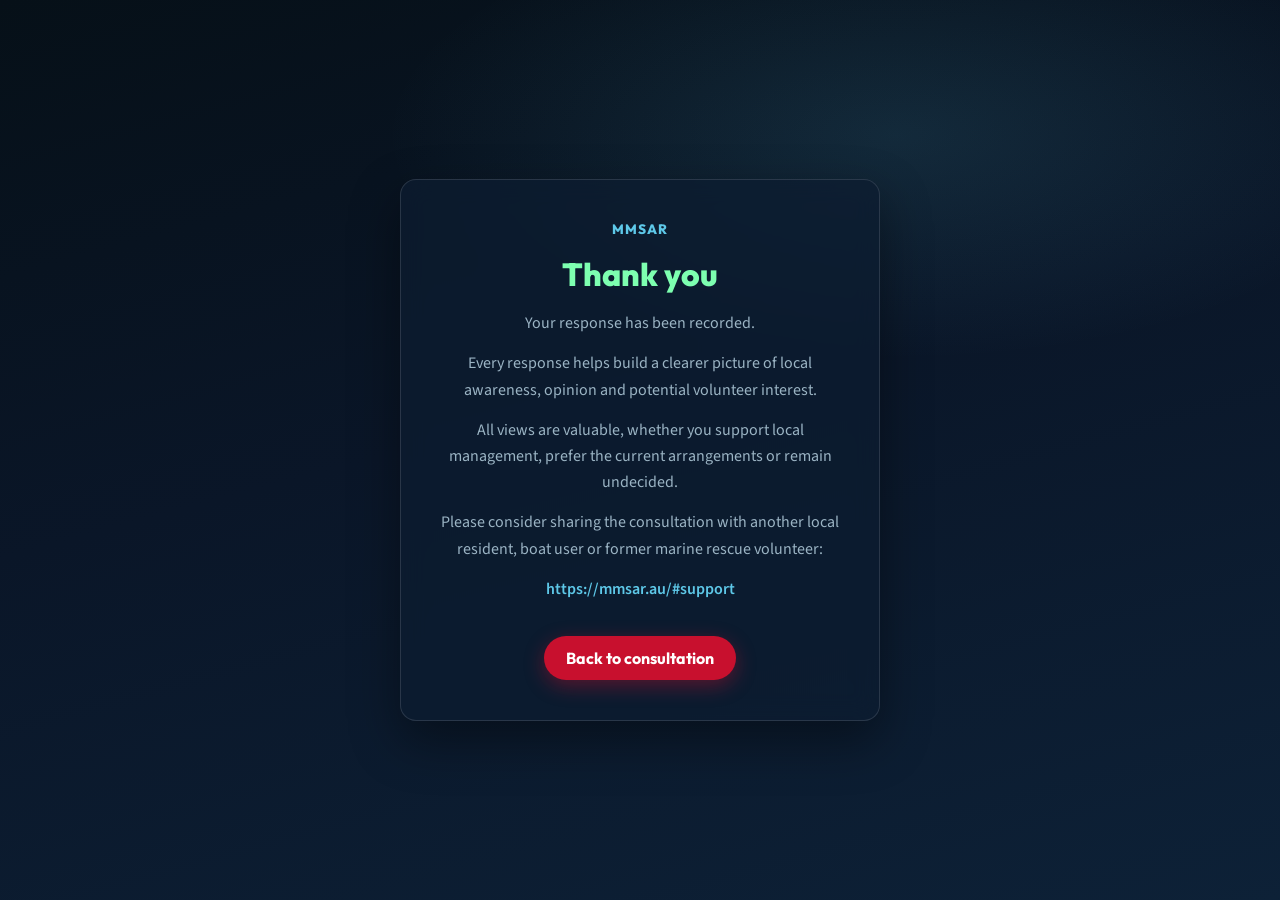
<file: thank-you.html>
<!DOCTYPE html>
<html lang="en-AU">
<head>
  <meta charset="UTF-8">
  <meta name="viewport" content="width=device-width, initial-scale=1.0">
  <title>Thank You — MMSAR</title>
  <meta name="robots" content="noindex, nofollow">
  <link rel="canonical" href="https://mmsar.au/">
  <link rel="icon" href="favicon.ico" sizes="any">
  <link rel="preconnect" href="https://fonts.googleapis.com">
  <link rel="preconnect" href="https://fonts.gstatic.com" crossorigin>
  <link href="https://fonts.googleapis.com/css2?family=Outfit:wght@700;800&family=Source+Sans+3:wght@400;600&display=swap" rel="stylesheet">
  <style>
    :root {
      --navy: #0a1628;
      --red: #c8102e;
      --cyan: #5ec8e8;
      --text: #eef4f8;
      --muted: #9bb4c4;
    }
    * { box-sizing: border-box; margin: 0; padding: 0; }
    body {
      min-height: 100vh;
      display: flex;
      align-items: center;
      justify-content: center;
      padding: 1.5rem;
      font-family: "Source Sans 3", system-ui, sans-serif;
      color: var(--text);
      background:
        radial-gradient(ellipse 80% 50% at 70% 15%, rgba(94, 200, 232, 0.12), transparent 50%),
        linear-gradient(165deg, #061018 0%, #0a1628 45%, #0d2137 100%);
      text-align: center;
    }
    .card {
      max-width: 480px;
      width: 100%;
      padding: 2.5rem 2rem;
      border-radius: 16px;
      background: rgba(12, 28, 48, 0.75);
      border: 1px solid rgba(255, 255, 255, 0.12);
      box-shadow: 0 20px 50px rgba(0, 0, 0, 0.4);
      backdrop-filter: blur(12px);
    }
    .brand {
      font-family: "Outfit", system-ui, sans-serif;
      font-weight: 800;
      letter-spacing: 0.08em;
      color: var(--cyan);
      font-size: 0.85rem;
      margin-bottom: 1rem;
    }
    h1 {
      font-family: "Outfit", system-ui, sans-serif;
      font-size: 2rem;
      font-weight: 800;
      color: #7dffb0;
      margin-bottom: 1rem;
    }
    p {
      line-height: 1.65;
      color: var(--muted);
      margin-bottom: 0.85rem;
    }
    a {
      color: var(--cyan);
      font-weight: 600;
      text-decoration: none;
    }
    a:hover { color: #fff; }
    .btn {
      display: inline-flex;
      margin-top: 1.25rem;
      padding: 0.75rem 1.4rem;
      border-radius: 999px;
      background: var(--red);
      color: #fff !important;
      font-weight: 700;
      font-family: "Outfit", system-ui, sans-serif;
      box-shadow: 0 6px 20px rgba(200, 16, 46, 0.4);
      transition: transform 0.2s, background 0.2s;
    }
    .btn:hover {
      background: #e01838;
      transform: translateY(-2px);
    }
  </style>
</head>
<body>
  <div class="card">
    <div class="brand">MMSAR</div>
    <h1>Thank you</h1>
    <p>Your response has been recorded.</p>
    <p>
      Every response helps build a clearer picture of local awareness, opinion and potential
      volunteer interest.
    </p>
    <p>
      All views are valuable, whether you support local management, prefer the current arrangements
      or remain undecided.
    </p>
    <p>
      Please consider sharing the consultation with another local resident, boat user or former
      marine rescue volunteer:
    </p>
    <p><a href="https://mmsar.au/#support">https://mmsar.au/#support</a></p>
    <a class="btn" href="https://mmsar.au/">Back to consultation</a>
  </div>
</body>
</html>
</file>
<file: styles.css>
/* ═══════════════════════════════════════════════════════════
   MMSAR — Mallacoota Marine Search and Rescue (Proposal Site)
   ═══════════════════════════════════════════════════════════ */

:root {
  --navy-deep: #061018;
  --navy: #0a1628;
  --navy-mid: #0d2137;
  --navy-card: rgba(12, 28, 48, 0.72);
  --sea: #0e3a52;
  --sea-mid: #156a8a;
  --sea-light: #1a8fb5;
  --foam: #e8f4f8;
  --cyan: #5ec8e8;
  --cyan-soft: rgba(94, 200, 232, 0.15);
  --red: #c8102e;
  --red-hover: #e01838;
  --red-soft: rgba(200, 16, 46, 0.18);
  --text: #eef4f8;
  --text-muted: #9bb4c4;
  --glass-border: rgba(255, 255, 255, 0.12);
  --glass-bg: rgba(10, 24, 40, 0.65);
  --shadow: 0 12px 40px rgba(0, 0, 0, 0.35);
  --radius: 16px;
  --radius-sm: 10px;
  --font-display: "Outfit", system-ui, sans-serif;
  --font-body: "Source Sans 3", "Segoe UI", system-ui, sans-serif;
  --max: 1120px;
  --header-h: 48px;
  --ease: cubic-bezier(0.4, 0, 0.2, 1);
}

/* ─── Reset ─────────────────────────────────────────────── */
*, *::before, *::after { box-sizing: border-box; margin: 0; padding: 0; }
html { scroll-behavior: smooth; }
html {
  -webkit-text-size-adjust: 100%;
  text-size-adjust: 100%;
}
body {
  font-family: var(--font-body);
  font-size: 1.05rem;
  line-height: 1.7;
  color: var(--text);
  background: var(--navy-deep);
  min-height: 100vh;
  min-height: 100dvh;
  overflow-x: hidden;
  -webkit-font-smoothing: antialiased;
}
img { max-width: 100%; height: auto; display: block; }
a { color: var(--cyan); text-decoration: none; transition: color 0.2s var(--ease); }
a:hover { color: #fff; }
button { font-family: inherit; cursor: pointer; border: none; background: none; color: inherit; }
h1, h2, h3, h4 {
  font-family: var(--font-display);
  font-weight: 700;
  line-height: 1.2;
  letter-spacing: -0.02em;
}

/* ─── Sticky emergency bar ──────────────────────────────── */
.alert-bar {
  position: sticky;
  top: 0;
  z-index: 1000;
  display: flex;
  align-items: center;
  justify-content: center;
  gap: 0.5rem 0.65rem;
  flex-wrap: wrap;
  padding: 0.4rem 1rem;
  min-height: 0;
  background: linear-gradient(90deg, #3a0a12 0%, #5c1018 50%, #3a0a12 100%);
  border-bottom: 1px solid rgba(255, 80, 80, 0.35);
  font-size: 0.82rem;
  font-weight: 600;
  letter-spacing: 0.01em;
  text-align: center;
  color: #ffe8e8;
  line-height: 1.3;
}
.alert-bar .sep { opacity: 0.45; font-weight: 400; }
.alert-bar strong {
  color: #fff;
  background: var(--red);
  padding: 0.1rem 0.4rem;
  border-radius: 4px;
  letter-spacing: 0.04em;
  font-size: 0.88rem;
}
.alert-bar .label { opacity: 0.9; }
.alert-bar .alert-full {
  display: inline-flex;
  align-items: center;
  flex-wrap: wrap;
  justify-content: center;
  gap: 0.5rem 0.65rem;
}
/* Compact mobile: one tight line; 000 always visible */
.alert-bar .alert-short { display: none; }

/* ─── Theme toggle ──────────────────────────────────────── */
.theme-toggle {
  position: fixed;
  top: calc(var(--header-h) + 0.75rem);
  right: 1rem;
  z-index: 900;
  display: flex;
  align-items: center;
  gap: 0.45rem;
  padding: 0.55rem 0.95rem;
  border-radius: 999px;
  font-size: 0.82rem;
  font-weight: 600;
  background: rgba(255, 255, 255, 0.08);
  border: 1px solid var(--glass-border);
  backdrop-filter: blur(12px);
  -webkit-backdrop-filter: blur(12px);
  color: var(--text);
  transition: background 0.2s, border-color 0.2s;
}
.theme-toggle:hover {
  background: rgba(255, 255, 255, 0.14);
  border-color: rgba(255, 255, 255, 0.25);
}
.theme-toggle i { font-size: 0.9rem; color: var(--cyan); }

/* ─── Hero ──────────────────────────────────────────────── */
.hero {
  position: relative;
  /* Compact: no full-viewport empty sky */
  min-height: 0;
  display: flex;
  flex-direction: column;
  justify-content: flex-start;
  overflow: hidden;
  background: linear-gradient(
    180deg,
    #0a1a2e 0%,
    #0c2840 22%,
    #0a4060 48%,
    #0e5a78 68%,
    #0a4a62 82%,
    #061820 100%
  );
}

/* Sky glow */
.hero-sky {
  position: absolute;
  inset: 0 0 30% 0;
  background:
    radial-gradient(ellipse 80% 50% at 70% 20%, rgba(255, 200, 120, 0.12) 0%, transparent 55%),
    radial-gradient(ellipse 60% 40% at 20% 30%, rgba(80, 160, 220, 0.1) 0%, transparent 50%),
    linear-gradient(180deg, #071220 0%, transparent 100%);
  pointer-events: none;
}

/* Soft clouds */
.hero-clouds {
  position: absolute;
  inset: 0 0 35% 0;
  overflow: hidden;
  pointer-events: none;
  opacity: 0.35;
}
.cloud {
  position: absolute;
  border-radius: 50%;
  background: rgba(200, 220, 240, 0.25);
  filter: blur(40px);
  animation: cloud-drift linear infinite;
}
.cloud-1 { width: 280px; height: 80px; top: 8%; left: -10%; animation-duration: 80s; }
.cloud-2 { width: 200px; height: 60px; top: 14%; left: 40%; animation-duration: 100s; animation-delay: -20s; }
.cloud-3 { width: 320px; height: 90px; top: 4%; left: 70%; animation-duration: 90s; animation-delay: -40s; }

@keyframes cloud-drift {
  0% { transform: translateX(0); }
  100% { transform: translateX(30vw); }
}

/* Ocean surface area — bottom band under text + boat */
.hero-ocean {
  position: absolute;
  left: 0;
  right: 0;
  bottom: 0;
  height: 42%;
  min-height: 140px;
  overflow: hidden;
  pointer-events: none;
}

/* Layered waves */
.wave-layer {
  position: absolute;
  left: -5%;
  width: 110%;
  height: 100%;
  background-repeat: repeat-x;
  background-size: 1200px 100%;
  opacity: 0.55;
  animation: wave-scroll linear infinite;
}
.wave-1 {
  bottom: 0;
  height: 100%;
  background-image: url("data:image/svg+xml,%3Csvg xmlns='http://www.w3.org/2000/svg' viewBox='0 0 1200 200' preserveAspectRatio='none'%3E%3Cpath fill='%230a3048' d='M0 80 Q150 40 300 80 T600 80 T900 80 T1200 80 V200 H0Z'/%3E%3C/svg%3E");
  animation-duration: 18s;
  opacity: 0.9;
  z-index: 1;
}
.wave-2 {
  bottom: 8%;
  height: 70%;
  background-image: url("data:image/svg+xml,%3Csvg xmlns='http://www.w3.org/2000/svg' viewBox='0 0 1200 200' preserveAspectRatio='none'%3E%3Cpath fill='%230e4a68' d='M0 100 Q150 55 300 100 T600 100 T900 100 T1200 100 V200 H0Z'/%3E%3C/svg%3E");
  animation-duration: 12s;
  animation-direction: reverse;
  opacity: 0.7;
  z-index: 2;
}
.wave-3 {
  bottom: 0;
  height: 45%;
  background-image: url("data:image/svg+xml,%3Csvg xmlns='http://www.w3.org/2000/svg' viewBox='0 0 1200 200' preserveAspectRatio='none'%3E%3Cpath fill='%23126a8a' d='M0 120 Q100 80 200 120 T400 120 T600 120 T800 120 T1000 120 T1200 120 V200 H0Z'/%3E%3C/svg%3E");
  animation-duration: 8s;
  opacity: 0.55;
  z-index: 3;
}
.wave-foam {
  bottom: 0;
  height: 28%;
  background-image: url("data:image/svg+xml,%3Csvg xmlns='http://www.w3.org/2000/svg' viewBox='0 0 1200 120' preserveAspectRatio='none'%3E%3Cpath fill='%23a8d8e8' fill-opacity='0.25' d='M0 60 Q75 20 150 60 T300 60 T450 60 T600 60 T750 60 T900 60 T1050 60 T1200 60 V120 H0Z'/%3E%3C/svg%3E");
  animation-duration: 6s;
  animation-direction: reverse;
  opacity: 0.8;
  z-index: 4;
}

@keyframes wave-scroll {
  0% { background-position-x: 0; }
  100% { background-position-x: 1200px; }
}

/* Shimmer on water */
.ocean-shimmer {
  position: absolute;
  inset: 0;
  z-index: 5;
  background: linear-gradient(
    105deg,
    transparent 40%,
    rgba(255, 255, 255, 0.04) 45%,
    rgba(255, 255, 255, 0.08) 50%,
    rgba(255, 255, 255, 0.04) 55%,
    transparent 60%
  );
  background-size: 200% 100%;
  animation: shimmer 8s ease-in-out infinite;
  pointer-events: none;
}

@keyframes shimmer {
  0%, 100% { background-position: 100% 0; }
  50% { background-position: 0% 0; }
}

/* ─── Animated boat ─────────────────────────────────────── */
/* In-flow strip so the hero doesn't leave a huge empty top gap */
.boat-stage {
  position: relative;
  z-index: 10;
  width: 100%;
  height: clamp(160px, 28vw, 260px);
  margin-top: -0.25rem;
  flex-shrink: 0;
  pointer-events: none;
}

.boat-track {
  position: absolute;
  left: 0;
  width: 100%;
  height: 100%;
  animation: boat-cruise 28s ease-in-out infinite;
}

.boat-bob {
  position: absolute;
  left: 50%;
  bottom: 4%;
  width: min(52vw, 420px);
  transform: translateX(-50%);
  animation: boat-bob 3.2s ease-in-out infinite;
  filter: drop-shadow(0 14px 22px rgba(0, 0, 0, 0.4));
}

.boat-bob img {
  position: relative;
  z-index: 1;
  width: 100%;
  height: auto;
  display: block;
  /* Asset already faces right — do not mirror (would reverse RESCUE text) */
  user-select: none;
  -webkit-user-drag: none;
}

/* Wake / spray at stern (left side — boat faces right) */
.boat-wake {
  position: absolute;
  left: -6%;
  bottom: 8%;
  width: 32%;
  height: 28%;
  border-radius: 50%;
  background:
    radial-gradient(ellipse at 25% 50%, rgba(255, 255, 255, 0.45) 0%, rgba(180, 230, 255, 0.2) 40%, transparent 70%);
  filter: blur(4px);
  animation: wake-pulse 1.4s ease-in-out infinite;
  opacity: 0.75;
  transform-origin: left center;
  z-index: 0;
}

.boat-wake::after {
  content: "";
  position: absolute;
  inset: 10% 20% 10% -10%;
  border-radius: 50%;
  background: radial-gradient(ellipse at left, rgba(255, 255, 255, 0.3) 0%, transparent 65%);
  animation: wake-pulse 1.1s ease-in-out infinite reverse;
}

@keyframes boat-cruise {
  0%   { transform: translateX(-16%); }
  50%  { transform: translateX(16%); }
  100% { transform: translateX(-16%); }
}

@keyframes boat-bob {
  0%, 100% { transform: translateX(-50%) translateY(0) rotate(1deg); }
  50%      { transform: translateX(-50%) translateY(-14px) rotate(-1.2deg); }
}

@keyframes wake-pulse {
  0%, 100% { opacity: 0.55; transform: scaleX(1) scaleY(1); }
  50%      { opacity: 0.95; transform: scaleX(1.15) scaleY(1.1); }
}

/* ─── Hero content ──────────────────────────────────────── */
.hero-content {
  position: relative;
  z-index: 20;
  width: 100%;
  max-width: var(--max);
  margin: 0 auto;
  padding: 1.35rem 1.5rem 0.75rem;
  display: flex;
  flex-direction: column;
  align-items: flex-start;
  gap: 0.85rem;
}

.hero-badge {
  display: inline-flex;
  align-items: center;
  gap: 0.5rem;
  padding: 0.4rem 0.9rem;
  border-radius: 999px;
  font-size: 0.78rem;
  font-weight: 700;
  letter-spacing: 0.08em;
  text-transform: uppercase;
  color: var(--cyan);
  background: rgba(94, 200, 232, 0.12);
  border: 1px solid rgba(94, 200, 232, 0.3);
  backdrop-filter: blur(8px);
}
.hero-badge i { font-size: 0.85rem; }

.hero h1 {
  font-size: clamp(2rem, 5vw, 3.1rem);
  font-weight: 800;
  color: #fff;
  text-shadow: 0 4px 30px rgba(0, 0, 0, 0.5);
  max-width: 16ch;
}

.hero h1 .accent {
  color: var(--red);
  display: block;
  font-size: 0.42em;
  font-weight: 700;
  letter-spacing: 0.14em;
  text-transform: uppercase;
  margin-bottom: 0.35rem;
  text-shadow: none;
}

.hero-lead {
  font-size: clamp(1.05rem, 2.2vw, 1.3rem);
  color: var(--foam);
  max-width: 36rem;
  text-shadow: 0 2px 12px rgba(0, 0, 0, 0.4);
  font-weight: 400;
  line-height: 1.55;
}

.hero-meta {
  display: flex;
  flex-wrap: wrap;
  gap: 0.6rem 1.25rem;
  font-size: 0.9rem;
  color: var(--text-muted);
}
.hero-meta span {
  display: inline-flex;
  align-items: center;
  gap: 0.4rem;
}
.hero-meta i { color: var(--cyan); font-size: 0.85rem; }

.hero-actions {
  display: flex;
  flex-wrap: wrap;
  gap: 0.85rem;
  margin-top: 0.25rem;
  margin-bottom: 0.25rem;
}

/* ─── Buttons ───────────────────────────────────────────── */
.btn {
  display: inline-flex;
  align-items: center;
  justify-content: center;
  gap: 0.55rem;
  padding: 0.85rem 1.5rem;
  border-radius: 999px;
  font-family: var(--font-display);
  font-size: 0.95rem;
  font-weight: 700;
  letter-spacing: 0.01em;
  transition: transform 0.2s var(--ease), background 0.2s, box-shadow 0.2s, border-color 0.2s;
  border: 1px solid transparent;
  text-decoration: none;
  white-space: nowrap;
}
.btn:active { transform: scale(0.98); }
.btn-primary {
  background: var(--red);
  color: #fff;
  box-shadow: 0 6px 24px rgba(200, 16, 46, 0.4);
}
.btn-primary:hover {
  background: var(--red-hover);
  color: #fff;
  box-shadow: 0 8px 28px rgba(200, 16, 46, 0.55);
  transform: translateY(-2px);
}
.btn-secondary {
  background: rgba(255, 255, 255, 0.1);
  color: #fff;
  border-color: rgba(255, 255, 255, 0.28);
  backdrop-filter: blur(10px);
}
.btn-secondary:hover {
  background: rgba(255, 255, 255, 0.18);
  border-color: rgba(255, 255, 255, 0.45);
  color: #fff;
  transform: translateY(-2px);
}
.btn-ghost {
  background: transparent;
  color: var(--text);
  border-color: var(--glass-border);
}
.btn-ghost:hover {
  background: rgba(255, 255, 255, 0.06);
  border-color: rgba(255, 255, 255, 0.25);
  color: #fff;
}
.btn-block { width: 100%; }

/* ─── Page sections ─────────────────────────────────────── */
.main {
  position: relative;
  z-index: 2;
  background:
    linear-gradient(180deg, var(--navy-deep) 0%, var(--navy) 12%, var(--navy-mid) 50%, var(--navy) 100%);
}

.section {
  max-width: var(--max);
  margin: 0 auto;
  padding: 3.5rem 1.5rem;
}

.section-header {
  margin-bottom: 1.75rem;
}
.section-header h2 {
  font-size: clamp(1.6rem, 3.5vw, 2.1rem);
  color: #fff;
  margin-bottom: 0.5rem;
}
.section-header h2::after {
  content: "";
  display: block;
  width: 3rem;
  height: 3px;
  background: var(--red);
  border-radius: 2px;
  margin-top: 0.65rem;
}
.section-header p {
  color: var(--text-muted);
  max-width: 40rem;
  margin-top: 0.85rem;
}

/* ─── Cards ─────────────────────────────────────────────── */
.card {
  background: var(--glass-bg);
  border: 1px solid var(--glass-border);
  border-radius: var(--radius);
  padding: 1.75rem;
  box-shadow: var(--shadow);
  backdrop-filter: blur(14px);
  -webkit-backdrop-filter: blur(14px);
  transition: transform 0.25s var(--ease), border-color 0.25s, box-shadow 0.25s;
}
.card:hover {
  border-color: rgba(94, 200, 232, 0.25);
  box-shadow: 0 16px 48px rgba(0, 0, 0, 0.4);
}
@media (hover: hover) {
  .card.lift:hover { transform: translateY(-6px); }
}

.disclaimer-card {
  border-color: rgba(200, 16, 46, 0.4);
  background: linear-gradient(135deg, rgba(80, 10, 20, 0.55), var(--glass-bg));
}
.disclaimer-card h2 {
  color: #ffb0b8;
  font-size: 1.25rem;
  margin-bottom: 0.75rem;
  display: flex;
  align-items: center;
  gap: 0.5rem;
}
.disclaimer-card h2::after { display: none; }
.disclaimer-card p { color: var(--foam); margin-bottom: 0.4rem; }
.disclaimer-card p:last-child { margin-bottom: 0; }
.disclaimer-card strong { color: #fff; }

/* Vision grid */
.vision-grid {
  display: grid;
  grid-template-columns: 1.15fr 0.85fr;
  gap: 1.5rem;
  align-items: stretch;
}
.vision-text p {
  margin-bottom: 1rem;
  color: var(--text);
}
.vision-text p:last-child { margin-bottom: 0; }
.vision-aside {
  display: flex;
  flex-direction: column;
  gap: 1rem;
}
.vision-art {
  border-radius: var(--radius);
  overflow: hidden;
  border: 1px solid var(--glass-border);
  flex: 1;
  min-height: 220px;
  background: linear-gradient(160deg, #e8eef2 0%, #cfd8e0 100%);
  box-shadow: inset 0 0 0 1px rgba(255, 255, 255, 0.35);
}
.vision-art img {
  width: 100%;
  height: 100%;
  object-fit: cover;
  object-position: center 45%;
  filter: contrast(1.04) saturate(1.05);
}
.vision-kuula {
  display: flex;
  flex-direction: column;
  background: #0a1628;
  min-height: 0;
  height: 100%;
  align-self: stretch;
}
/* Tall 360 — fills the vision column frame */
.vision-kuula .ku-embed {
  display: block;
  width: 100%;
  flex: 1 1 auto;
  min-height: min(70vh, 640px);
  height: min(70vh, 640px);
  border: 0;
  background: #000;
}
.vision-kuula-caption {
  margin: 0;
  padding: 0.55rem 0.85rem;
  font-size: 0.85rem;
  color: var(--text-muted);
  background: rgba(0, 0, 0, 0.35);
  border-top: 1px solid var(--glass-border);
  flex-shrink: 0;
}
@media (max-width: 900px) {
  .vision-kuula .ku-embed {
    min-height: min(55vh, 480px);
    height: min(55vh, 480px);
  }
}
@media (max-width: 640px) {
  .vision-kuula .ku-embed {
    min-height: min(50vh, 380px);
    height: min(50vh, 380px);
  }
}
.status-pills {
  display: flex;
  flex-wrap: wrap;
  gap: 0.5rem;
}
.pill {
  display: inline-flex;
  align-items: center;
  gap: 0.4rem;
  padding: 0.4rem 0.75rem;
  border-radius: 999px;
  font-size: 0.8rem;
  font-weight: 600;
  background: var(--cyan-soft);
  color: var(--cyan);
  border: 1px solid rgba(94, 200, 232, 0.25);
}
.pill.red {
  background: var(--red-soft);
  color: #ff8a96;
  border-color: rgba(200, 16, 46, 0.3);
}

/* At a glance facts */
.facts-card h2 {
  font-size: clamp(1.35rem, 3vw, 1.75rem);
  color: #fff;
  margin-bottom: 0.75rem;
}
.facts-card h2::after {
  content: "";
  display: block;
  width: 3rem;
  height: 3px;
  background: var(--red);
  border-radius: 2px;
  margin-top: 0.55rem;
}
.facts-lead {
  color: var(--foam);
  margin-bottom: 1.25rem;
  max-width: 52rem;
}
.facts-grid {
  display: grid;
  grid-template-columns: repeat(auto-fit, minmax(220px, 1fr));
  gap: 0.85rem;
}
.fact {
  padding: 0.85rem 0.95rem;
  border-radius: var(--radius-sm);
  background: rgba(0, 0, 0, 0.22);
  border: 1px solid var(--glass-border);
}
.fact dt {
  font-size: 0.75rem;
  font-weight: 700;
  letter-spacing: 0.06em;
  text-transform: uppercase;
  color: var(--cyan);
  margin-bottom: 0.35rem;
}
.fact dd {
  margin: 0;
  font-size: 0.95rem;
  color: var(--text);
  line-height: 1.45;
}
body.light .facts-card h2 { color: var(--navy); }
body.light .fact {
  background: rgba(255, 255, 255, 0.7);
}

/* FAQ */
.faq-list {
  display: flex;
  flex-direction: column;
  gap: 0.75rem;
}
.faq-item {
  padding: 0;
  overflow: hidden;
}
.faq-item summary {
  cursor: pointer;
  list-style: none;
  padding: 1rem 1.25rem;
  font-family: var(--font-display);
  font-weight: 700;
  font-size: 1.05rem;
  color: #fff;
  display: flex;
  align-items: center;
  justify-content: space-between;
  gap: 1rem;
}
.faq-item summary::-webkit-details-marker { display: none; }
.faq-item summary::after {
  content: "+";
  color: var(--cyan);
  font-size: 1.25rem;
  font-weight: 700;
  flex-shrink: 0;
}
.faq-item[open] summary::after { content: "−"; }
.faq-item p {
  padding: 0 1.25rem 1.15rem;
  color: var(--text-muted);
  margin: 0;
  border-top: 1px solid var(--glass-border);
  padding-top: 0.85rem;
  margin-top: 0;
}
body.light .faq-item summary { color: var(--navy); }

/* Support form layout */
.support-layout {
  display: grid;
  grid-template-columns: 1.2fr 0.9fr;
  gap: 1.25rem;
  align-items: start;
}
.support-card {
  border-color: rgba(94, 200, 232, 0.28);
}
.support-stats {
  display: grid;
  grid-template-columns: repeat(3, 1fr);
  gap: 0.65rem;
  margin-bottom: 1.25rem;
}
.support-stats .stat {
  text-align: center;
  padding: 0.75rem 0.4rem;
  border-radius: var(--radius-sm);
  background: rgba(0, 0, 0, 0.22);
  border: 1px solid var(--glass-border);
}
.support-stats strong {
  display: block;
  font-family: var(--font-display);
  font-size: 1.45rem;
  color: #fff;
  line-height: 1.1;
}
.support-stats span {
  display: block;
  margin-top: 0.25rem;
  font-size: 0.75rem;
  color: var(--text-muted);
  text-transform: uppercase;
  letter-spacing: 0.04em;
}
.support-lead {
  font-size: 1.05rem;
  color: var(--foam);
  margin-bottom: 1.15rem;
  font-weight: 600;
}
.support-form .optional {
  font-weight: 400;
  color: var(--text-muted);
  font-size: 0.85em;
}
.intent-fieldset {
  border: 0;
  margin: 0 0 1rem;
  padding: 0;
}
.intent-fieldset legend {
  font-weight: 700;
  font-size: 0.95rem;
  color: var(--foam);
  margin-bottom: 0.55rem;
}
.intent-option {
  display: flex;
  gap: 0.75rem;
  align-items: flex-start;
  padding: 0.75rem 0.85rem;
  margin-bottom: 0.5rem;
  border-radius: var(--radius-sm);
  border: 1px solid var(--glass-border);
  background: rgba(0, 0, 0, 0.18);
  cursor: pointer;
  transition: border-color 0.2s, background 0.2s;
}
.intent-option:hover {
  border-color: rgba(94, 200, 232, 0.35);
}
.intent-option:has(input:checked) {
  border-color: rgba(200, 16, 46, 0.55);
  background: var(--red-soft);
}
.intent-option input {
  margin-top: 0.3rem;
  accent-color: var(--red);
  flex-shrink: 0;
}
.intent-option strong {
  display: block;
  color: #fff;
  font-size: 0.98rem;
}
.intent-option em {
  display: block;
  font-style: normal;
  color: var(--text-muted);
  font-size: 0.88rem;
  margin-top: 0.15rem;
}
.volunteer-extra {
  margin-bottom: 1rem;
  padding: 0.9rem;
  border-radius: var(--radius-sm);
  background: rgba(94, 200, 232, 0.08);
  border: 1px solid rgba(94, 200, 232, 0.2);
}
.form-hint {
  font-size: 0.88rem;
  color: var(--text-muted);
  margin-bottom: 0.55rem;
}
.form-hint a { font-weight: 600; }
.role-chips {
  display: flex;
  flex-wrap: wrap;
  gap: 0.45rem;
}
.role-chips .chip {
  display: inline-flex;
  align-items: center;
  gap: 0.4rem;
  padding: 0.4rem 0.7rem;
  border-radius: 999px;
  border: 1px solid var(--glass-border);
  background: rgba(0, 0, 0, 0.2);
  font-size: 0.88rem;
  cursor: pointer;
  color: var(--text);
}
.role-chips .chip:has(input:checked) {
  border-color: var(--cyan);
  background: var(--cyan-soft);
  color: #fff;
}
.role-chips input { accent-color: var(--cyan); }
.form-privacy {
  margin-top: 0.85rem;
  font-size: 0.82rem;
  color: var(--text-muted);
  text-align: center;
  line-height: 1.5;
}
.support-aside h3 {
  font-size: 1.15rem;
  color: #fff;
  margin-bottom: 0.55rem;
}
.support-aside .aside-sub {
  margin-top: 1.35rem;
}
.support-aside p {
  color: var(--text-muted);
  font-size: 0.95rem;
  margin-bottom: 0.75rem;
}
.share-blurb {
  padding: 0.85rem;
  border-radius: var(--radius-sm);
  background: rgba(0, 0, 0, 0.28);
  border: 1px dashed rgba(255, 255, 255, 0.18);
  font-size: 0.9rem !important;
  color: var(--foam) !important;
  line-height: 1.55;
}
.aside-actions {
  display: flex;
  flex-wrap: wrap;
  gap: 0.55rem;
  margin-top: 0.75rem;
}
#form-feedback {
  text-align: center;
  margin-top: 1rem;
  line-height: 1.6;
  font-weight: 600;
}
#form-feedback.success { color: #7dffb0; }
#form-feedback.error { color: #ff8c8c; }
#form-feedback a { color: var(--cyan); }

/* Honeypot — hidden from humans */
.hp-field {
  position: absolute;
  left: -10000px;
  top: auto;
  width: 1px;
  height: 1px;
  overflow: hidden;
}

.connection-fieldset {
  margin-bottom: 1.15rem;
}
.connection-option {
  display: flex;
  gap: 0.75rem;
  align-items: flex-start;
  padding: 0.65rem 0.85rem;
  margin-bottom: 0.4rem;
  border-radius: var(--radius-sm);
  border: 1px solid var(--glass-border);
  background: rgba(0, 0, 0, 0.16);
  cursor: pointer;
  transition: border-color 0.2s, background 0.2s;
}
.connection-option:hover {
  border-color: rgba(94, 200, 232, 0.35);
}
.connection-option:has(input:checked) {
  border-color: rgba(94, 200, 232, 0.55);
  background: var(--cyan-soft);
}
.connection-option input {
  margin-top: 0.3rem;
  accent-color: var(--cyan);
  flex-shrink: 0;
}
.connection-option strong {
  display: block;
  color: #fff;
  font-size: 0.95rem;
}
.connection-option em {
  display: block;
  font-style: normal;
  color: var(--text-muted);
  font-size: 0.85rem;
  margin-top: 0.12rem;
}
body.light .connection-option {
  background: rgba(255, 255, 255, 0.65);
}
body.light .connection-option strong {
  color: var(--navy);
}

.public-check {
  display: flex;
  gap: 0.75rem;
  align-items: flex-start;
  margin: 0.5rem 0 1rem;
  padding: 0.85rem 0.95rem;
  border-radius: var(--radius-sm);
  border: 1px solid rgba(94, 200, 232, 0.35);
  background: rgba(94, 200, 232, 0.08);
  cursor: pointer;
  font-size: 0.92rem;
  color: var(--text-muted);
  line-height: 1.45;
}
.public-check input {
  margin-top: 0.25rem;
  accent-color: var(--cyan);
  flex-shrink: 0;
}
.public-check strong { color: #fff; }

/* Public voices list */
.voices-card { padding: 1.25rem; }
.voices-filters {
  display: flex;
  flex-wrap: wrap;
  gap: 0.45rem;
  margin-bottom: 1rem;
}
.voices-filter {
  padding: 0.4rem 0.85rem;
  border-radius: 999px;
  border: 1px solid var(--glass-border);
  background: rgba(0, 0, 0, 0.2);
  color: var(--text-muted);
  font-size: 0.78rem;
  font-weight: 600;
  cursor: pointer;
  transition: background 0.2s, border-color 0.2s, color 0.2s;
  line-height: 1.25;
  max-width: 100%;
  text-align: left;
}
.voices-filter:hover {
  border-color: rgba(255, 255, 255, 0.3);
  color: #fff;
}
.voices-filter.is-active {
  background: var(--red);
  border-color: var(--red);
  color: #fff;
}
.voices-list {
  display: flex;
  flex-direction: column;
  gap: 0.55rem;
  max-height: 480px;
  overflow-y: auto;
}
.voice-row {
  display: grid;
  grid-template-columns: 1fr auto;
  gap: 0.35rem 1rem;
  align-items: center;
  padding: 0.75rem 0.9rem;
  border-radius: var(--radius-sm);
  background: rgba(0, 0, 0, 0.22);
  border: 1px solid var(--glass-border);
}
.voice-row .voice-name {
  font-weight: 700;
  color: #fff;
  font-family: var(--font-display);
}
.voice-row .voice-meta {
  grid-column: 1 / -1;
  font-size: 0.85rem;
  color: var(--text-muted);
}
.voice-badge {
  display: inline-block;
  padding: 0.2rem 0.55rem;
  border-radius: 999px;
  font-size: 0.75rem;
  font-weight: 700;
  letter-spacing: 0.02em;
  white-space: nowrap;
}
.voice-badge.support,
.voice-badge.volunteer { background: var(--red-soft); color: #ffb0b8; }
.voice-badge.status_quo { background: rgba(255, 200, 80, 0.15); color: #ffd078; }
.voice-badge.informed { background: var(--cyan-soft); color: var(--cyan); }
.voices-empty {
  text-align: center;
  color: var(--text-muted);
  padding: 1.5rem 1rem;
}

body.light .public-check strong,
body.light .voice-row .voice-name { color: var(--navy); }
body.light .public-check {
  background: rgba(255, 255, 255, 0.75);
}
body.light .voice-row {
  background: rgba(255, 255, 255, 0.75);
}
body.light .voices-filter.is-active {
  background: var(--red);
  color: #fff;
}

body.light .support-stats .stat {
  background: rgba(255, 255, 255, 0.7);
}
body.light .support-stats strong { color: var(--navy); }
body.light .intent-option {
  background: rgba(255, 255, 255, 0.65);
}
body.light .intent-option strong { color: var(--navy); }
body.light .share-blurb {
  background: rgba(255, 255, 255, 0.8);
  color: var(--text) !important;
}
body.light .support-aside h3 { color: var(--navy); }

/* Media */
.media-grid {
  display: grid;
  grid-template-columns: 1fr 1fr;
  gap: 1.25rem;
}
.media-card {
  overflow: hidden;
  padding: 0;
}
.media-card .frame {
  position: relative;
  width: 100%;
  aspect-ratio: 16 / 9;
  background: #000;
}
.media-card iframe {
  position: absolute;
  inset: 0;
  width: 100%;
  height: 100%;
  border: 0;
}
.media-card .caption {
  padding: 0.9rem 1.15rem 1.15rem;
  font-size: 0.9rem;
  color: var(--text-muted);
}

/* PDF / inquiry */
.text-link {
  color: var(--cyan);
  font-weight: 600;
  text-decoration: underline;
  text-underline-offset: 2px;
}
.text-link:hover { color: #fff; }

.reading-card {
  display: flex;
  flex-wrap: wrap;
  align-items: center;
  justify-content: space-between;
  gap: 1.25rem;
}
.reading-card .text { flex: 1; min-width: 220px; }
.reading-card h3 {
  font-size: 1.25rem;
  color: #fff;
  margin-bottom: 0.4rem;
}
.reading-card p { color: var(--text-muted); font-size: 0.98rem; }
.reading-card code {
  font-size: 0.85em;
  color: var(--cyan);
  background: rgba(0, 0, 0, 0.25);
  padding: 0.1em 0.4em;
  border-radius: 4px;
}

.inquiry-card {
  align-items: flex-start;
  border-color: rgba(94, 200, 232, 0.28);
  background: linear-gradient(135deg, rgba(14, 40, 60, 0.85), var(--glass-bg));
}
.inquiry-icon {
  width: 3.25rem;
  height: 3.25rem;
  flex-shrink: 0;
  display: flex;
  align-items: center;
  justify-content: center;
  border-radius: 12px;
  background: var(--red-soft);
  color: var(--red);
  font-size: 1.45rem;
}
.inquiry-meta {
  display: flex;
  flex-wrap: wrap;
  gap: 0.75rem 1.25rem;
  margin-top: 0.65rem;
  font-size: 0.88rem !important;
  color: var(--text-muted) !important;
}
.inquiry-meta span {
  display: inline-flex;
  align-items: center;
  gap: 0.4rem;
}
.inquiry-meta i { color: var(--cyan); }
.inquiry-actions {
  display: flex;
  flex-wrap: wrap;
  gap: 0.65rem;
  align-items: center;
  justify-content: flex-end;
  max-width: 100%;
}

/* PDF on-screen reader modal */
.pdf-modal-content {
  max-width: min(960px, 96vw);
  width: 100%;
  max-height: 94vh;
  padding: 1.15rem 1.15rem 0.85rem;
  display: flex;
  flex-direction: column;
}
.pdf-modal-header {
  flex-shrink: 0;
  padding-right: 2rem;
  margin-bottom: 0.75rem;
}
.pdf-modal-header h2 {
  font-size: 1.25rem;
  margin-bottom: 0.25rem;
}
.pdf-modal-toolbar {
  display: flex;
  flex-wrap: wrap;
  gap: 0.55rem;
  margin-top: 0.75rem;
}
.pdf-frame-wrap {
  flex: 1;
  min-height: 0;
  display: flex;
  flex-direction: column;
  border-radius: var(--radius-sm);
  overflow: hidden;
  border: 1px solid var(--glass-border);
  background: #111;
}
.pdf-frame-wrap iframe {
  width: 100%;
  height: min(70vh, 720px);
  border: 0;
  background: #2a2a2a;
}
.pdf-fallback {
  padding: 0.55rem 0.75rem;
  font-size: 0.85rem;
  color: var(--text-muted);
  background: rgba(0, 0, 0, 0.35);
  text-align: center;
}
.pdf-fallback a { font-weight: 600; }

/* Footer */
.site-footer {
  border-top: 1px solid var(--glass-border);
  background: rgba(4, 10, 18, 0.9);
  padding: 2.5rem 1.5rem 2rem;
  text-align: center;
}
.site-footer .inner { max-width: var(--max); margin: 0 auto; }
.site-footer .brand {
  font-family: var(--font-display);
  font-weight: 800;
  font-size: 1.35rem;
  color: #fff;
  margin-bottom: 0.75rem;
  letter-spacing: 0.04em;
}
.site-footer p {
  color: var(--text-muted);
  font-size: 0.95rem;
  margin-bottom: 0.45rem;
}
.site-footer a { color: var(--cyan); font-weight: 600; }
.site-footer .fine {
  margin-top: 1.25rem;
  font-size: 0.82rem;
  opacity: 0.75;
}

/* ─── Modal ─────────────────────────────────────────────── */
.modal-overlay {
  position: fixed;
  inset: 0;
  z-index: 2000;
  display: none;
  align-items: center;
  justify-content: center;
  padding: 1.25rem;
  background: rgba(2, 8, 16, 0.78);
  backdrop-filter: blur(8px);
  -webkit-backdrop-filter: blur(8px);
}
.modal-overlay.is-open { display: flex; }

.modal-content {
  position: relative;
  width: 100%;
  max-width: 560px;
  max-height: 90vh;
  overflow-y: auto;
  background: linear-gradient(165deg, #0e2438 0%, #0a1828 100%);
  border: 1px solid var(--glass-border);
  border-radius: var(--radius);
  padding: 1.75rem 1.5rem 1.5rem;
  box-shadow: 0 24px 64px rgba(0, 0, 0, 0.55);
}
.modal-close {
  position: absolute;
  top: 0.75rem;
  right: 0.9rem;
  width: 2.25rem;
  height: 2.25rem;
  display: flex;
  align-items: center;
  justify-content: center;
  border-radius: 50%;
  font-size: 1.4rem;
  color: var(--text-muted);
  transition: background 0.2s, color 0.2s;
  line-height: 1;
}
.modal-close:hover {
  background: rgba(255, 255, 255, 0.08);
  color: #fff;
}
.modal-content h2 {
  font-size: 1.45rem;
  color: #fff;
  margin-bottom: 0.35rem;
  padding-right: 2rem;
}
.modal-subtitle {
  color: var(--text-muted);
  font-size: 0.92rem;
  margin-bottom: 0.5rem;
}

.form-divider {
  border: 0;
  height: 1px;
  background: linear-gradient(to right, transparent, var(--glass-border), transparent);
  margin: 1.15rem 0;
}
.form-group { margin-bottom: 0.95rem; text-align: left; }
.form-group label {
  display: block;
  margin-bottom: 0.35rem;
  font-weight: 600;
  font-size: 0.9rem;
  color: var(--foam);
}
.form-group input[type="text"],
.form-group input[type="email"],
.form-group input[type="tel"],
.form-group select,
.form-group textarea {
  width: 100%;
  padding: 0.7rem 0.85rem;
  border-radius: var(--radius-sm);
  border: 1px solid var(--glass-border);
  background: rgba(0, 0, 0, 0.28);
  color: var(--text);
  font-family: var(--font-body);
  font-size: 1rem;
  transition: border-color 0.2s, box-shadow 0.2s;
}
.form-group input:focus,
.form-group select:focus,
.form-group textarea:focus {
  outline: none;
  border-color: rgba(94, 200, 232, 0.5);
  box-shadow: 0 0 0 3px rgba(94, 200, 232, 0.15);
}
.form-group select option { background: #0a1828; color: #fff; }
.checkbox-group {
  display: flex;
  align-items: center;
  gap: 0.55rem;
  margin-bottom: 0.4rem;
}
.checkbox-group input[type="checkbox"] {
  width: 1.05rem;
  height: 1.05rem;
  accent-color: var(--red);
}
.checkbox-group label {
  margin: 0;
  font-weight: 500;
  font-size: 0.95rem;
  color: var(--text);
  cursor: pointer;
}
.hidden-section { display: none; }
.hidden-section h4 {
  font-size: 1.05rem;
  color: var(--cyan);
  margin-bottom: 0.85rem;
}
#form-feedback {
  text-align: center;
  margin-top: 1rem;
  line-height: 1.6;
  font-weight: 600;
}
#form-feedback.success { color: #7dffb0; }
#form-feedback.error { color: #ff8c8c; }
.form-submit-wrap {
  text-align: center;
  margin-top: 1.25rem;
}

/* ─── Light theme ───────────────────────────────────────── */
body.light {
  --navy-deep: #e8f0f5;
  --navy: #dce8f0;
  --navy-mid: #cfdce8;
  --text: #1a2a38;
  --text-muted: #4a6070;
  --foam: #1a2a38;
  --glass-bg: rgba(255, 255, 255, 0.72);
  --glass-border: rgba(0, 40, 70, 0.12);
  --shadow: 0 12px 40px rgba(0, 30, 50, 0.12);
  background: #e8f0f5;
  color: var(--text);
}
body.light .alert-bar {
  background: linear-gradient(90deg, #8b1520 0%, #b01e2c 50%, #8b1520 100%);
  color: #fff;
}
body.light .hero {
  background: linear-gradient(
    180deg,
    #6a9fc4 0%,
    #5a9ab8 25%,
    #3d8aaa 50%,
    #2a7598 70%,
    #1a5a78 88%,
    #0e4058 100%
  );
}
body.light .hero h1,
body.light .hero-lead { color: #fff; text-shadow: 0 2px 16px rgba(0, 0, 0, 0.35); }
body.light .hero-meta { color: rgba(255, 255, 255, 0.85); }
body.light .hero-meta i { color: #c8f0ff; }
body.light .main {
  background: linear-gradient(180deg, #e8f0f5 0%, #f4f8fb 40%, #e8f0f5 100%);
}
body.light .section-header h2,
body.light .cta-card h3,
body.light .reading-card h3,
body.light .site-footer .brand { color: var(--navy); }
body.light .card {
  background: rgba(255, 255, 255, 0.85);
  border-color: rgba(0, 40, 70, 0.1);
}
body.light .disclaimer-card {
  background: linear-gradient(135deg, rgba(255, 220, 220, 0.9), rgba(255, 255, 255, 0.9));
  border-color: rgba(200, 16, 46, 0.3);
}
body.light .disclaimer-card h2 { color: var(--red); }
body.light .disclaimer-card p { color: var(--text); }
body.light .site-footer {
  background: rgba(255, 255, 255, 0.9);
  border-color: rgba(0, 40, 70, 0.1);
}
body.light .modal-content {
  background: linear-gradient(165deg, #f8fbfd 0%, #eef4f8 100%);
}
body.light .modal-content h2 { color: var(--navy); }
body.light .form-group label { color: var(--text); }
body.light .form-group input,
body.light .form-group select,
body.light .form-group textarea {
  background: rgba(255, 255, 255, 0.9);
  color: var(--text);
  border-color: rgba(0, 40, 70, 0.15);
}
body.light .form-group select option { background: #fff; color: #1a2a38; }
body.light .theme-toggle {
  background: rgba(255, 255, 255, 0.85);
  color: var(--text);
  border-color: rgba(0, 40, 70, 0.12);
}
body.light .theme-toggle i { color: #c87800; }
body.light .btn-secondary {
  background: rgba(255, 255, 255, 0.2);
  border-color: rgba(255, 255, 255, 0.5);
}
body.light .media-card .caption { color: var(--text-muted); }

/* ─── Reduced motion ────────────────────────────────────── */
@media (prefers-reduced-motion: reduce) {
  .boat-track,
  .boat-bob,
  .boat-wake,
  .wave-layer,
  .ocean-shimmer,
  .cloud {
    animation: none !important;
  }
  .boat-track { transform: none; }
  .boat-bob {
    left: 50%;
    transform: translateX(-50%);
  }
  .boat-wake { opacity: 0.6; }
  html { scroll-behavior: auto; }
  .card, .btn { transition: none; }
}

/* ─── Responsive ────────────────────────────────────────── */
@media (max-width: 900px) {
  .vision-grid,
  .media-grid,
  .support-layout,
  .facts-grid {
    grid-template-columns: 1fr;
  }
  .boat-bob { width: min(58vw, 320px); }
  .boat-stage { height: clamp(140px, 32vw, 220px); }
  .theme-toggle { right: 0.75rem; }
}

@media (max-width: 640px) {
  :root { --header-h: auto; }

  .alert-bar {
    font-size: 0.72rem;
    padding: 0.35rem 0.65rem;
    padding-top: max(0.35rem, env(safe-area-inset-top));
    gap: 0;
    line-height: 1.25;
    flex-wrap: nowrap;
    white-space: nowrap;
    overflow: hidden;
    text-overflow: ellipsis;
    justify-content: center;
  }
  .alert-bar .alert-full { display: none; }
  .alert-bar .alert-short { display: inline; }
  .alert-bar strong {
    font-size: 0.78rem;
    padding: 0.05rem 0.3rem;
  }

  .theme-toggle {
    top: auto;
    bottom: max(1rem, env(safe-area-inset-bottom));
    right: max(0.75rem, env(safe-area-inset-right));
    padding: 0.7rem 0.85rem;
    box-shadow: 0 8px 24px rgba(0, 0, 0, 0.35);
  }
  .theme-toggle span { display: none; }

  .hero-content {
    padding: 1rem 1rem 0.35rem;
    align-items: center;
    text-align: center;
    gap: 0.7rem;
  }
  .hero h1 {
    max-width: none;
    font-size: clamp(1.65rem, 7.5vw, 2.15rem);
    padding-inline: 0.25rem;
  }
  .hero-lead {
    margin-inline: auto;
    font-size: 0.98rem;
    line-height: 1.5;
    padding-inline: 0.15rem;
  }
  .hero-meta {
    justify-content: center;
    gap: 0.45rem 0.85rem;
    font-size: 0.82rem;
  }
  .hero-actions {
    justify-content: stretch;
    width: 100%;
    flex-direction: column;
  }
  .hero-actions .btn {
    width: 100%;
    min-height: 48px;
  }

  .boat-bob { width: min(78vw, 280px); bottom: 4%; }
  .boat-stage { height: 140px; }

  .section {
    padding: 1.75rem 1rem;
    padding-left: max(1rem, env(safe-area-inset-left));
    padding-right: max(1rem, env(safe-area-inset-right));
  }
  .card { padding: 1.15rem; }

  .support-stats {
    grid-template-columns: 1fr;
    gap: 0.5rem;
  }
  .support-stats .stat {
    display: flex;
    align-items: center;
    justify-content: space-between;
    text-align: left;
    padding: 0.65rem 0.85rem;
  }
  .support-stats strong {
    font-size: 1.25rem;
    margin: 0;
  }
  .support-stats span {
    margin: 0;
    text-transform: none;
    letter-spacing: 0;
    font-size: 0.88rem;
  }

  .intent-option,
  .connection-option,
  .public-check {
    padding: 0.75rem 0.8rem;
  }
  .intent-option strong,
  .connection-option strong {
    font-size: 0.92rem;
  }

  .btn {
    min-height: 46px;
    padding: 0.8rem 1.15rem;
  }
  .btn-block { width: 100%; }

  .aside-actions {
    flex-direction: column;
  }
  .aside-actions .btn { width: 100%; }

  .voices-filters {
    gap: 0.35rem;
  }
  .voices-filter {
    font-size: 0.72rem;
    padding: 0.4rem 0.55rem;
  }
  .voice-badge {
    white-space: normal;
    text-align: left;
    line-height: 1.25;
    max-width: 100%;
  }
  .voice-row {
    grid-template-columns: 1fr;
    gap: 0.35rem;
  }
  .voice-badge { justify-self: start; }

  .reading-card,
  .inquiry-card {
    flex-direction: column;
    align-items: stretch;
    text-align: center;
  }
  .inquiry-icon { margin: 0 auto; }
  .inquiry-meta { justify-content: center; }
  .inquiry-actions {
    justify-content: stretch;
    width: 100%;
    flex-direction: column;
  }
  .inquiry-actions .btn { width: 100%; }

  .pdf-modal-content {
    max-height: 96dvh;
    padding: 0.85rem 0.75rem 0.65rem;
  }
  .pdf-frame-wrap iframe { height: min(58dvh, 480px); }

  .faq-item summary {
    font-size: 0.98rem;
    padding: 0.9rem 1rem;
    text-align: left;
  }
  .faq-item p { padding: 0.75rem 1rem 1rem; }

  .media-card .frame { aspect-ratio: 16 / 10; }

  .site-footer {
    padding: 2rem 1rem max(2rem, env(safe-area-inset-bottom));
  }
}

@media (max-width: 400px) {
  .hero h1 { font-size: 1.55rem; }
  .hero-badge { font-size: 0.7rem; }
  .btn { padding: 0.75rem 1rem; font-size: 0.88rem; }
  .support-lead { font-size: 0.98rem; }
}

/* Print: static, readable */
@media print {
  .alert-bar, .theme-toggle, .boat-stage, .hero-ocean, .hero-clouds, .modal-overlay { display: none !important; }
  .hero { min-height: auto; background: #fff; color: #000; }
  body { background: #fff; color: #000; }
  .card { box-shadow: none; border: 1px solid #ccc; }
}
</file>
